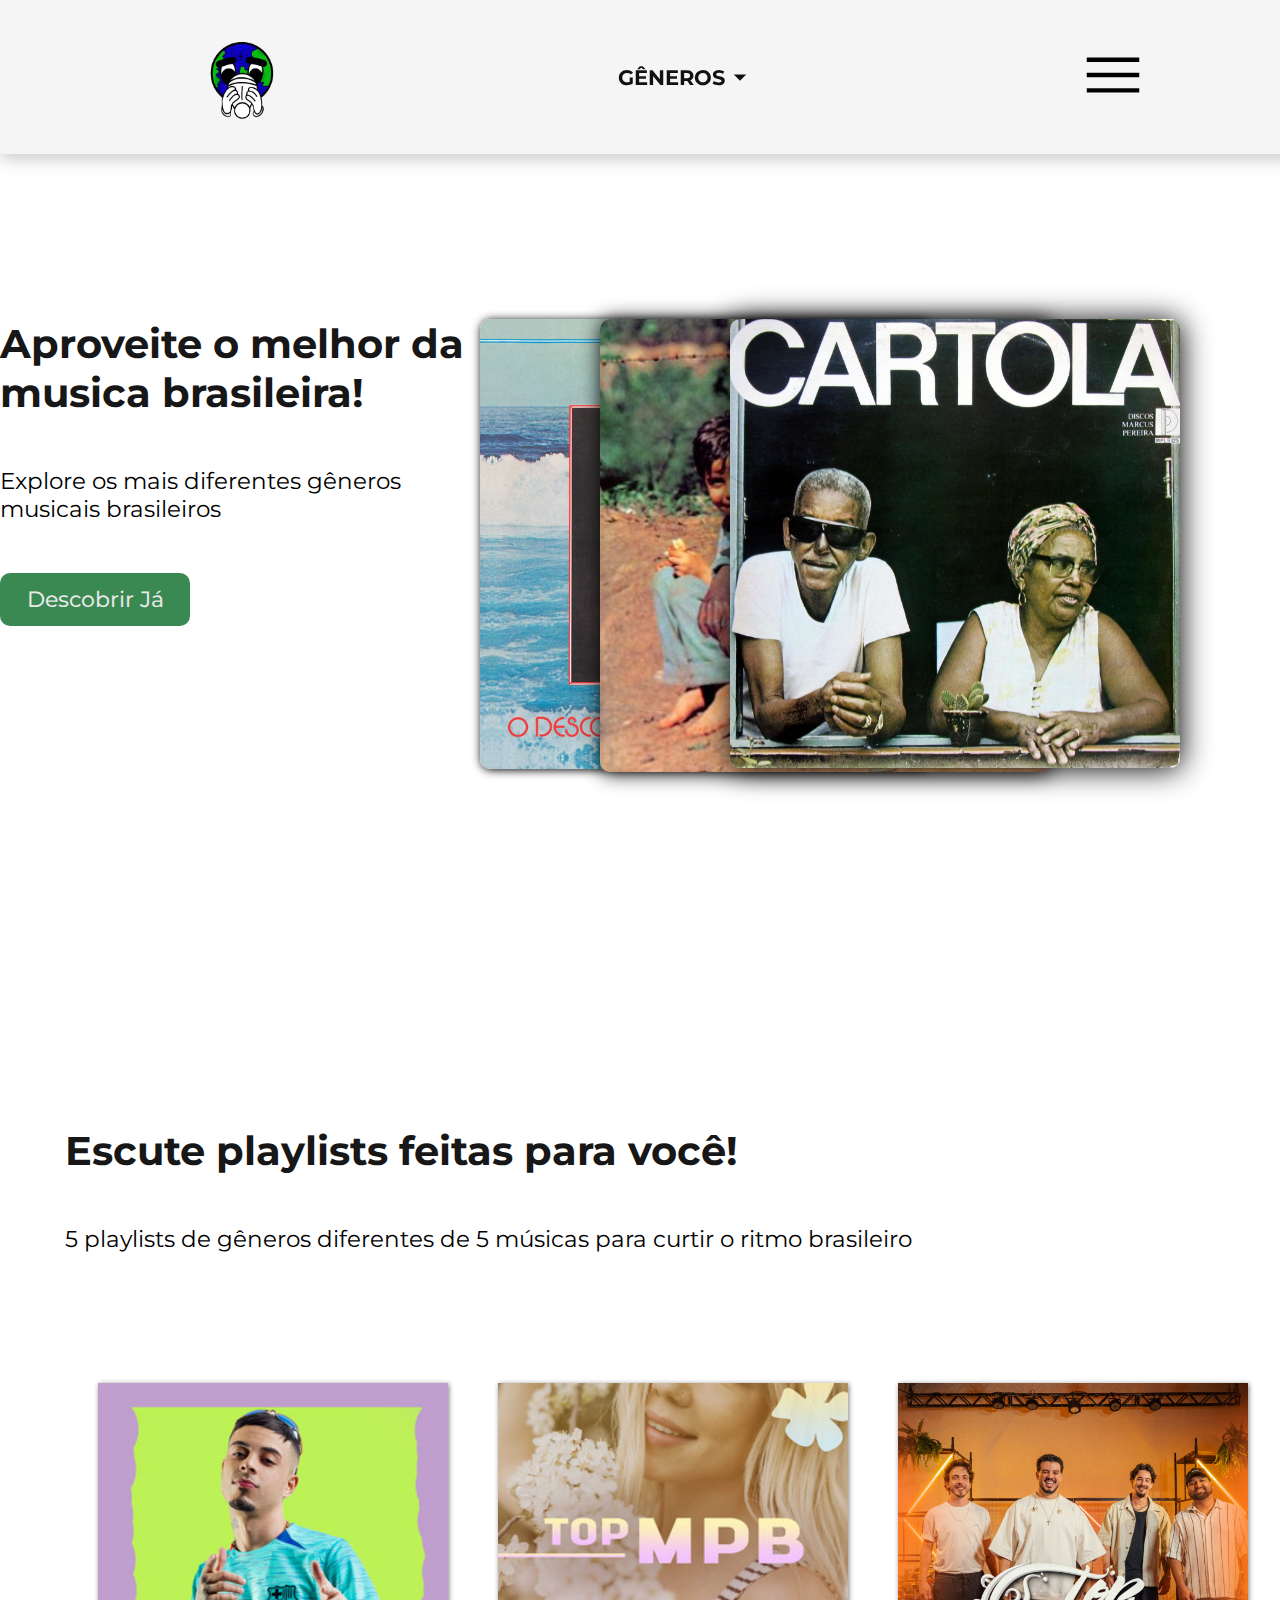
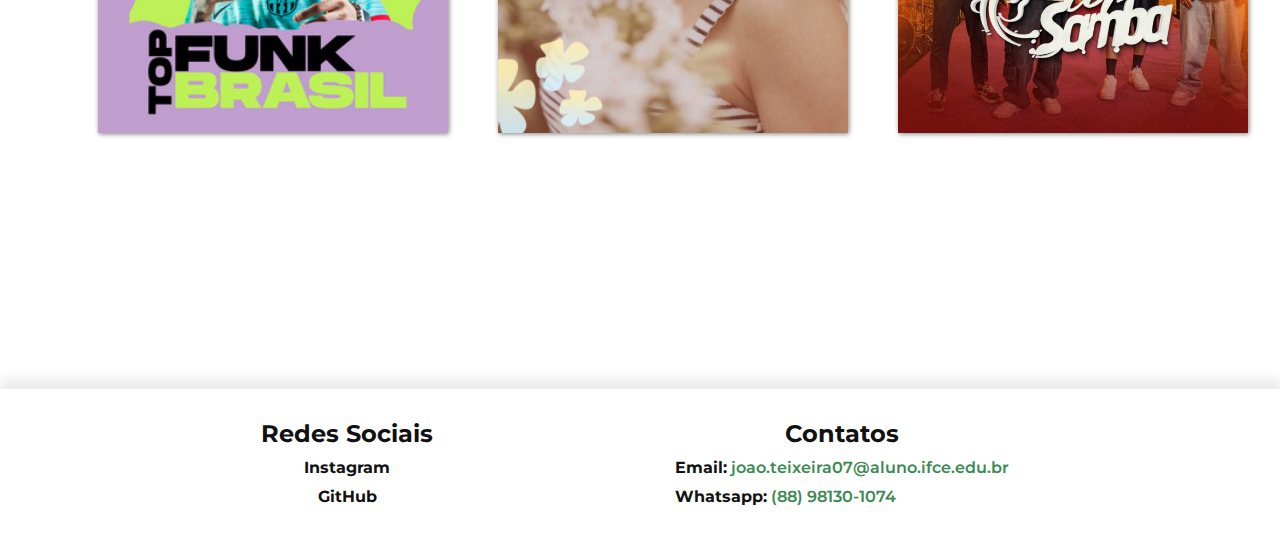
<file: index.html>
<!DOCTYPE html>
<html lang="pt-br">
<head>
    <meta charset="UTF-8">
    <meta name="viewport" content="width=device-width, initial-scale=1.0">
    <title>Trabalho jhonny</title>
    <link rel="icon" href="src/logo.planeta.png">
    <link rel="stylesheet" href="css/style.css">
    <link href="https://fonts.googleapis.com/css2?family=Material+Symbols+Outlined" rel="stylesheet" />
</head>
<body>
    <header class="header">
      <nav>


        <div class="LOGO">
            <img src="src/logo.planeta.png" alt="LOGO">
        </div>
        

          <li>

            <ul class="DROPDOWN">
              <a href="pag_sec/generos.html"><button id="GENEROS_BUTTON"><p> GÊNEROS </p><i class="material-symbols-outlined">arrow_drop_down</i> </button></a>
              <div class="DROPDOWN_MENU">
                <a href="pag_sec/bossa_nova.html">Bossa Nova</a>
                <a href="pag_sec/mpb.html">Música Popular Brasileira</a>
                <a href="pag_sec/forro.html">Forró</a>
                <a href="pag_sec/funk.html">Funk</a>
                <a href="pag_sec/samba.html">Samba</a>
              </div>
            </ul>
            
          </li>

          <div class="MENU">
            <button onclick="abrirMenu()"><span class="material-symbols-outlined">
              menu
            </span></button>
            <div id="open">
              <li>
                <ul><label>Tema Escuro</label> <input onclick="temaEscuro()" type="checkbox" ></ul>
              </li>
            </div>
          </div>
        </div>
      </nav>
    </header>
    <a id="LINK_TOPO" href="#">&#9650;</a>

    <main>
      <section class="CONVIDACAO">
        <div class="CONTAINER_CONVIDATIVA">
          <h1>Aproveite o melhor da musica brasileira!</h1>
          <p>Explore os mais diferentes gêneros musicais brasileiros</p>
          <button><a href="pag_sec/generos.html">Descobrir Já</a></button>
        </div>
        <div class="IMAGEM_CONV">
      <div id="SOBREPOR_DSM">
        <div id="DSM">
          <img src="src/o_descobridor_dos_sete_mares.jpg" alt="O o_descobridor_dos_sete_mares" title="o_descobridor_dos_sete_mares">
        </div>
        <div id="SOBREPOR_CTL">
        <div id="CDE">
          <img src="src/Milton_Nascimento__Clube_da_Esquina.jpg" alt="Clube_da_Esquina" title="Clube_da_Esquina">
      </div>
      
      <div id="CTL">
        <img src="src/cartola.jpg" alt="cartola" title="cartola">
      </div>
    </div>
    </div>
      </div>

      </section>

      <section class="CONTEUDO">
        <div class="CONTEUDO_TEXTO">
          <h1>Escute playlists feitas para você!</h1>
          <p>5 playlists de gêneros diferentes de 5 músicas para curtir o ritmo brasileiro</p>
        </div>
        <div class="PLAYLISTS">
          <li id="LISTA_A">
            <ul id="FUNK"><a href="pag_sec/playlists/funk_playlist.html"><img src="pag_sec/playlists/src_playlist/funk.jpg" alt="Funk Playlist"></a></ul>
            <ul id="MPB"><a href="pag_sec/playlists/mpb_playlist.html"><img src="pag_sec/playlists/src_playlist/MPB.jpg" alt="MPB Playlist"></a></ul>
            <ul id="SAMBA"><a href="pag_sec/playlists/samba_playlist.html"><img src="pag_sec/playlists/src_playlist/samba.jpg" alt="Samba Playlist"></a></ul>
          </li>
        </div>
      </section>
      <section class="CONTEUDO_VERTICAL">
        <div class="PLAYLIST_VERTICAL">
          <li id="LISTA_A">
            <ul id="FUNK"><a href="pag_sec/funk.html"><img src="pag_sec/playlists/src_playlist/funk.jpg" alt="Funk"></a></ul>
            <ul id="MPB"><a href="pag_sec/mpb.html"><img src="pag_sec/playlists/src_playlist/MPB.jpg" alt=""></a></ul>
          </li>
          <li id="LISTA_B">
            <ul id="SAMBA"><a href="pag_sec/playlists/samba_playlist.html"><img src="pag_sec/playlists/src_playlist/samba.jpg" alt="Samba Playlist"></a></ul>
          </li>
        </div>
      </section>
  </main>
    <footer>
      <li id="REDES_SOCIAIS"><h1> Redes Sociais </h1>
        <ul><a href="https://www.instagram.com/jlucas.tl/" target="_blank"><span>Instagram</span></a></ul>
        <ul><a href="https://github.com/jlucastl" target="_blank"><span>GitHub</span></a></ul>
      </li>
      </li>
      <li id="CONTATOS"><h1> Contatos </h1>
        <ul><span>Email:</span> joao.teixeira07@aluno.ifce.edu.br</ul>
        <ul><span>Whatsapp:</span> (88) 98130-1074</ul>
      </li>
    </footer>

    <script src="js/index.js">
    </script>
</body>
</html>
</file>
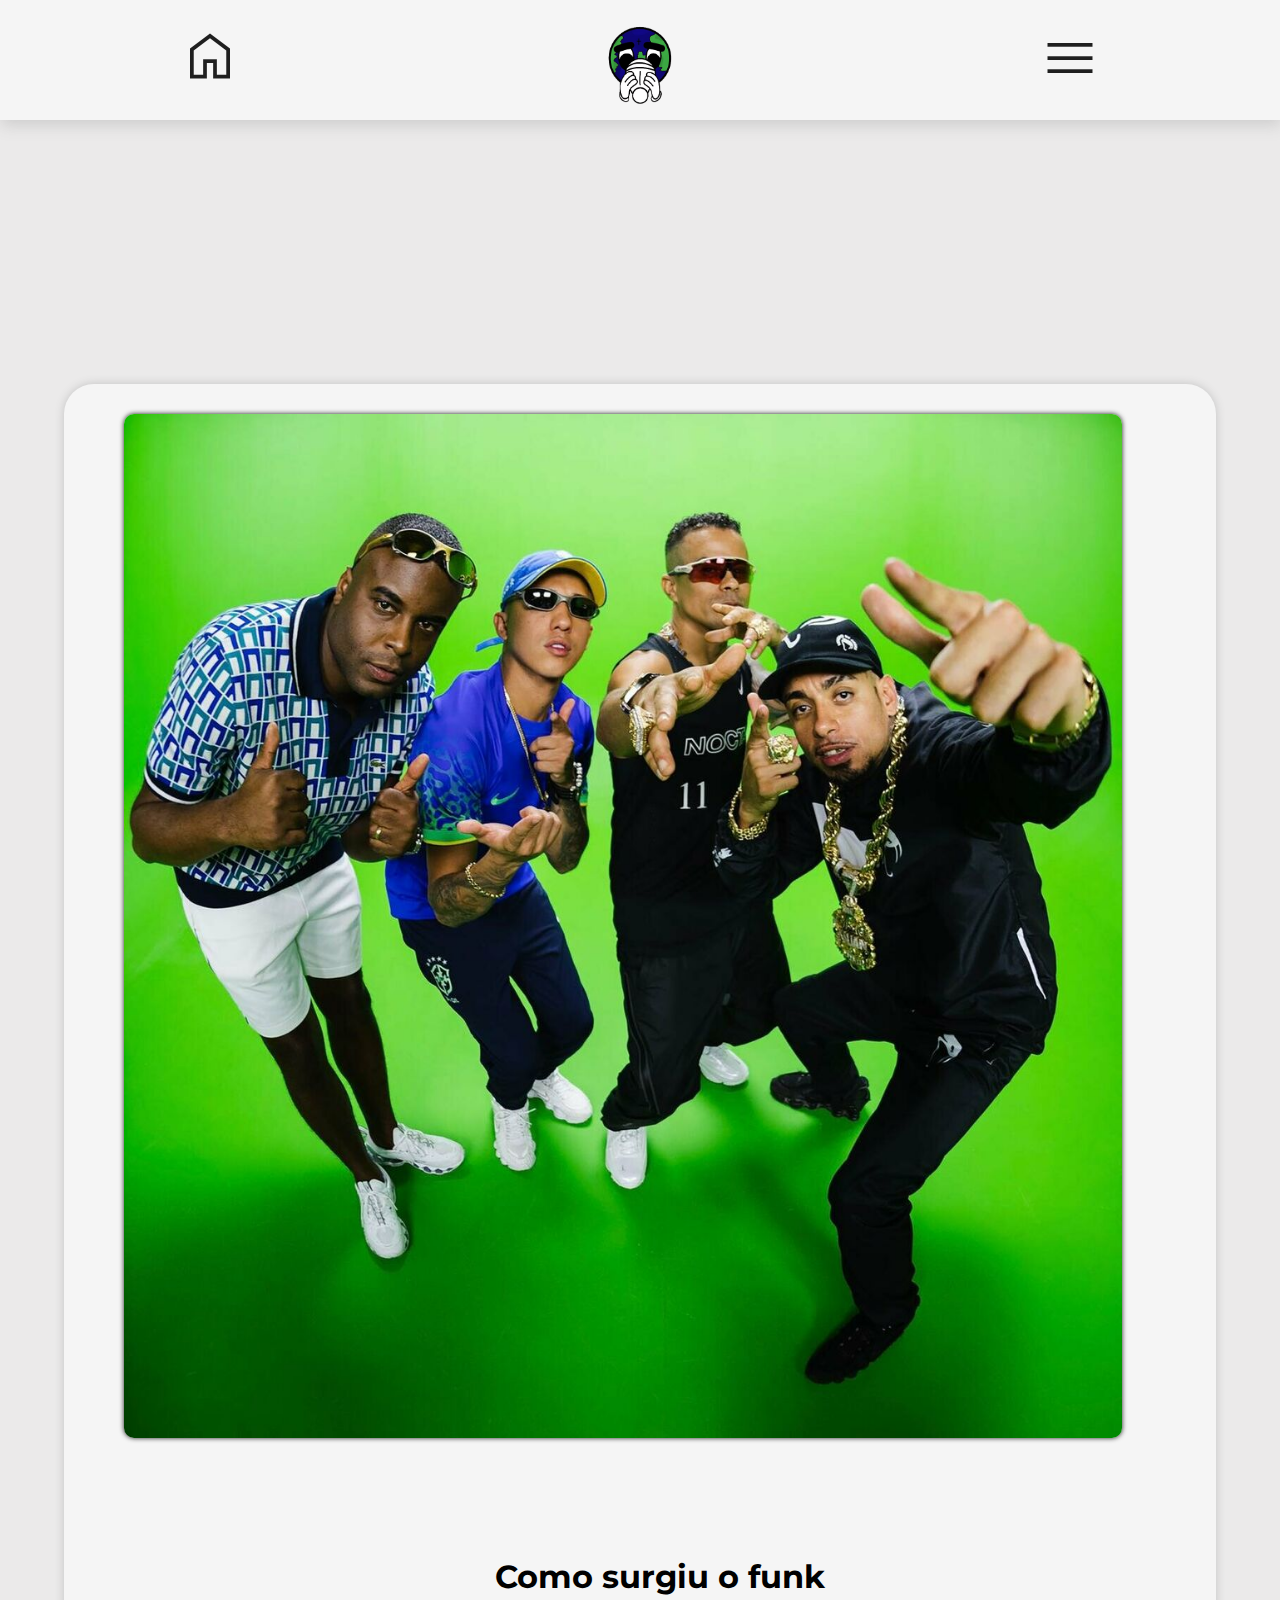
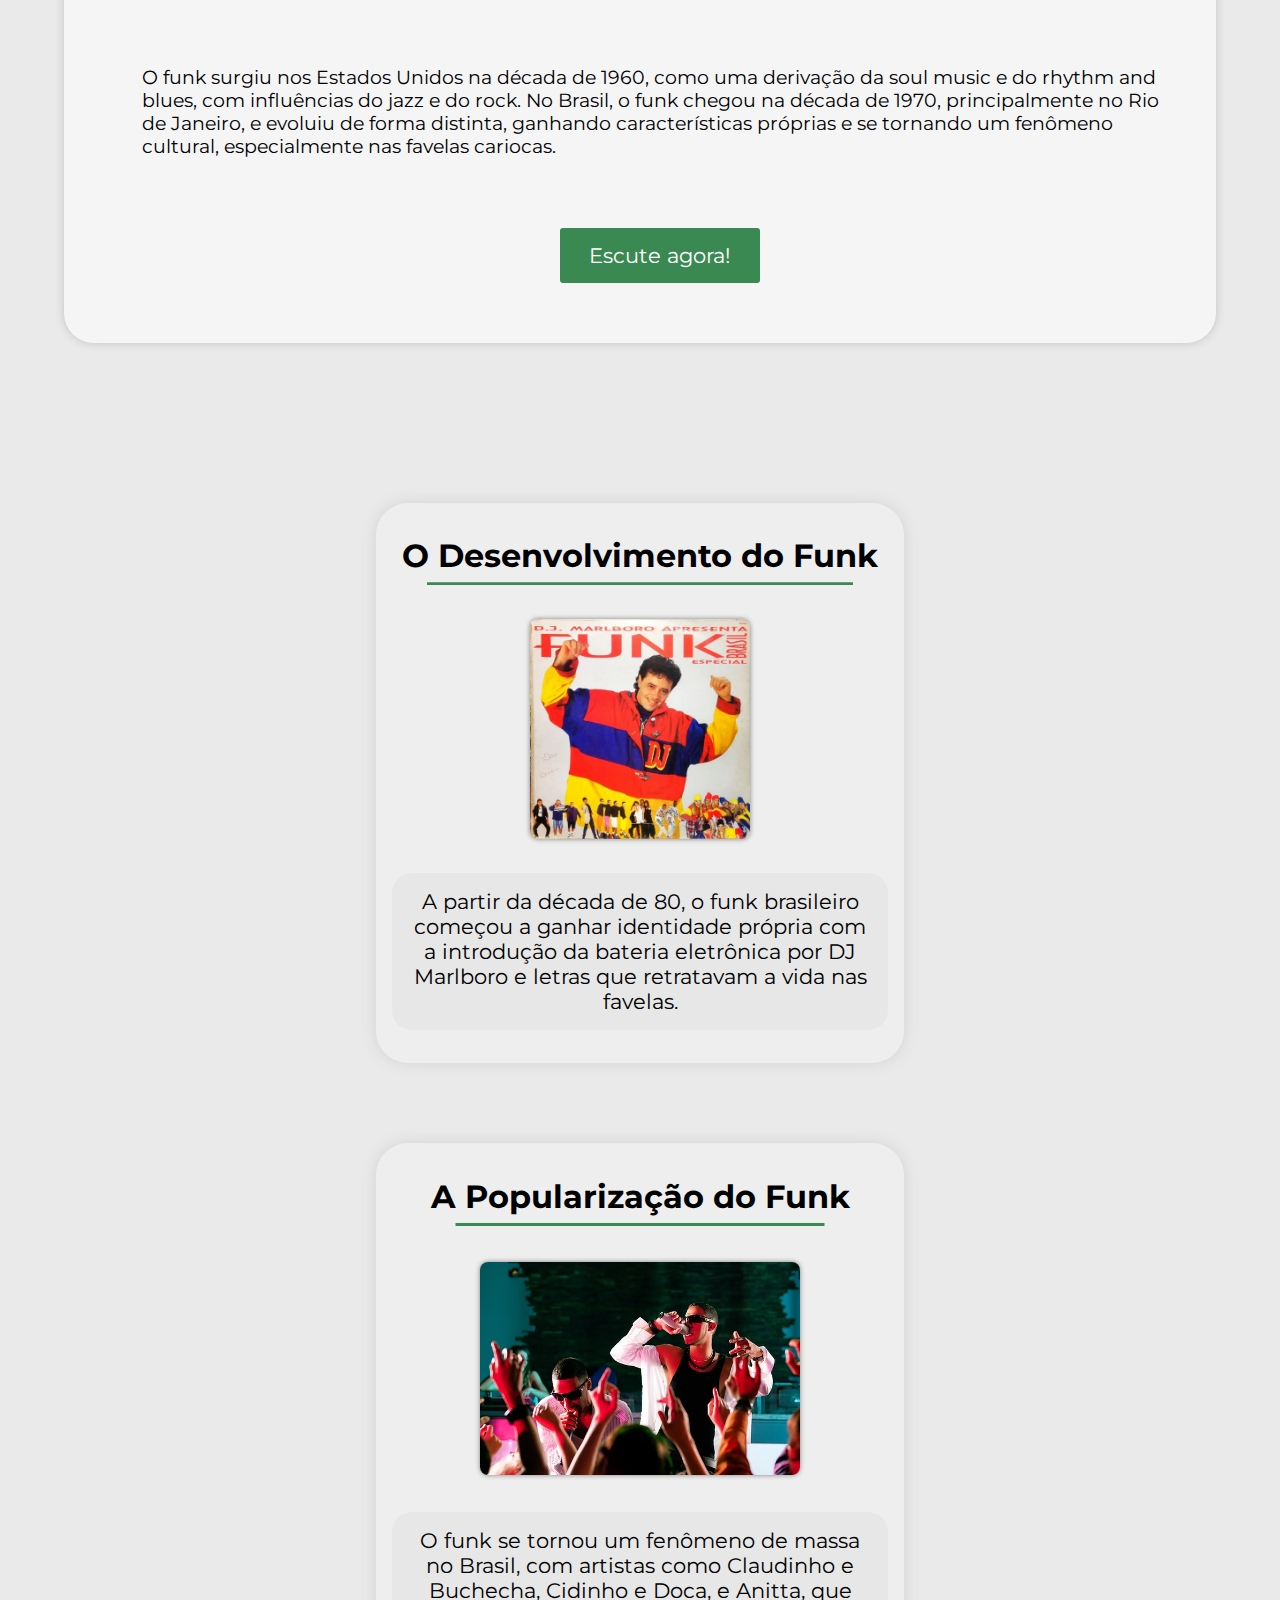
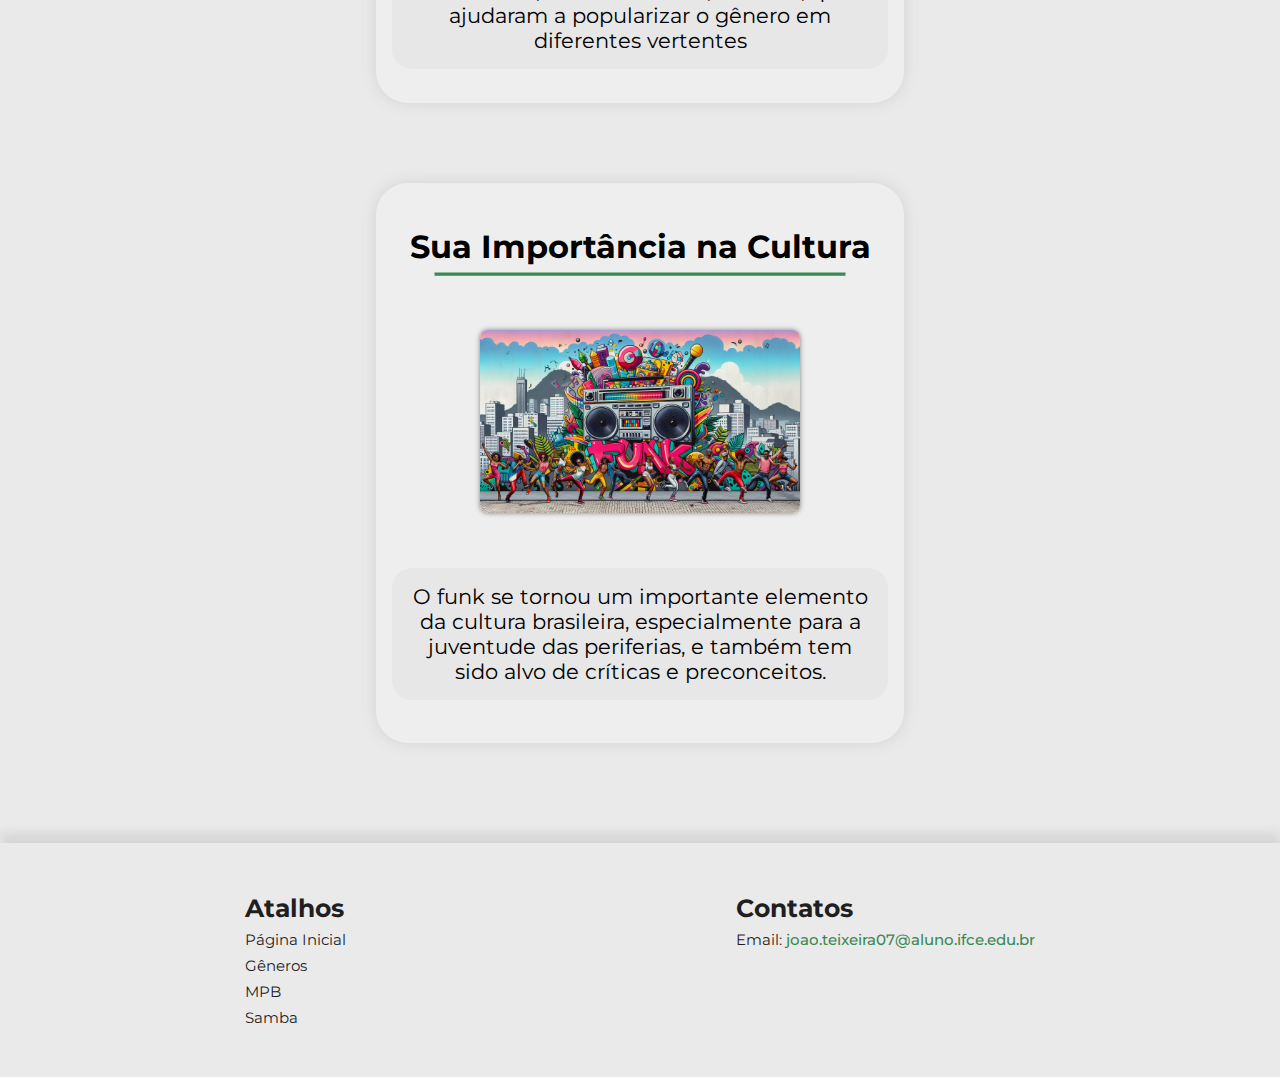
<file: pag_sec/funk.html>
<!DOCTYPE html>
<html lang="pt-br">
<head>
    <meta charset="UTF-8">
    <meta name="viewport" content="width=device-width, initial-scale=1.0">
    <title>Funk</title>
    <link rel="stylesheet" href="css_sec/funk.css">
    <link rel="icon" href="/src/logo.planeta.png">
    <link href="https://fonts.googleapis.com/css2?family=Material+Symbols+Outlined" rel="stylesheet" />
</head>
<body>
    <header class="header2">
        <nav>
            <div class="ICONE_VOLTAR">
                <a href="/index.html">
                <span class="material-symbols-outlined">home</span>
                </a>
            </div>
            <h1>Funk</h1>
            <div class="LOGO">
                <img src="/src/logo.planeta.png" alt="LOGO">
            </div>
            <div class="MENU">
                <button onclick="abrirMenu()"><span class="material-symbols-outlined">menu</span></button>
                <div id="open">
                    <li>
                        <ul><label>Tema Escuro </label><input onclick="temaEscuro()" type="checkbox"></ul>
                    </li>
                </div>
            </div>
        </nav>
    </header>
    <main>
    <section class="SECAO_1">
        <div class="TEXTO">
            <h1>Como surgiu o funk</h1>
            <h3>O funk surgiu nos Estados Unidos na década de 1960, como uma derivação da soul music e do rhythm and blues, com influências do jazz e do rock. No Brasil, o funk chegou na década de 1970, principalmente no Rio de Janeiro, e evoluiu de forma distinta, ganhando características próprias e se tornando um fenômeno cultural, especialmente nas favelas cariocas. </h3>
            <button><a href="playlists/funk_playlist.html">Escute agora!</a></button>
        </div>
        <div class="IMAGEM">
            <img src="src_sec/thebox_funk.jpg" alt="Cristo_redentor" title="Cristo Redentor - Rio de Janeiro">
        </div>
    </section>
    <section class="SOBRE_FUNK">
        <div class="DENSENVOLVIMENTO_FUNK">
            <h1>O Desenvolvimento do Funk</h1>
            <img src="src_sec/dj_marlboro.webp" alt="DENSENVOLVIMENTO_FUNK">
            <p>A partir da década de 80, o funk brasileiro começou a ganhar identidade própria com a introdução da bateria eletrônica por DJ Marlboro e letras que retratavam a vida nas favelas. </p>
        </div>
        <div class="POPULARIZACAO_FUNK">
            <h1>A Popularização do Funk</h1>
            <img src="src_sec/funk_popularidade.jpg" alt="POPULARIZACAO_FUNK">
            <p>O funk se tornou um fenômeno de massa no Brasil, com artistas como Claudinho e Buchecha, Cidinho e Doca, e Anitta, que ajudaram a popularizar o gênero em diferentes vertentes</p>
        </div>
        <div class="IMPORTANCIA_CULTURA">
            <h1>Sua Importância na Cultura</h1>
            <img src="src_sec/funk_cultura.webp" alt="funk_cultura">
            <p>O funk se tornou um importante elemento da cultura brasileira, especialmente para a juventude das periferias, e também tem sido alvo de críticas e preconceitos. </p>
        </div>
    </section>
    </main>
    <footer>
        <div class="ATALHOS">
            <h1>Atalhos</h1>
            <a href="/index.html"><p>Página Inicial</p></a>
            <a href="/pag_sec/generos.html"><p>Gêneros</p></a>
            <a href="/pag_sec/mpb.html"><p>MPB</p></a>
            <a href="/pag_sec/samba.html"><p>Samba</p></a>
        </div>
        <div class="CONTATOS">
            <h1>Contatos</h1>
            <p>Email: <span>joao.teixeira07@aluno.ifce.edu.br</span></p>
        </div>
    </footer>
    <script src="/js/index.js"></script>
</body>
</html>
</file>
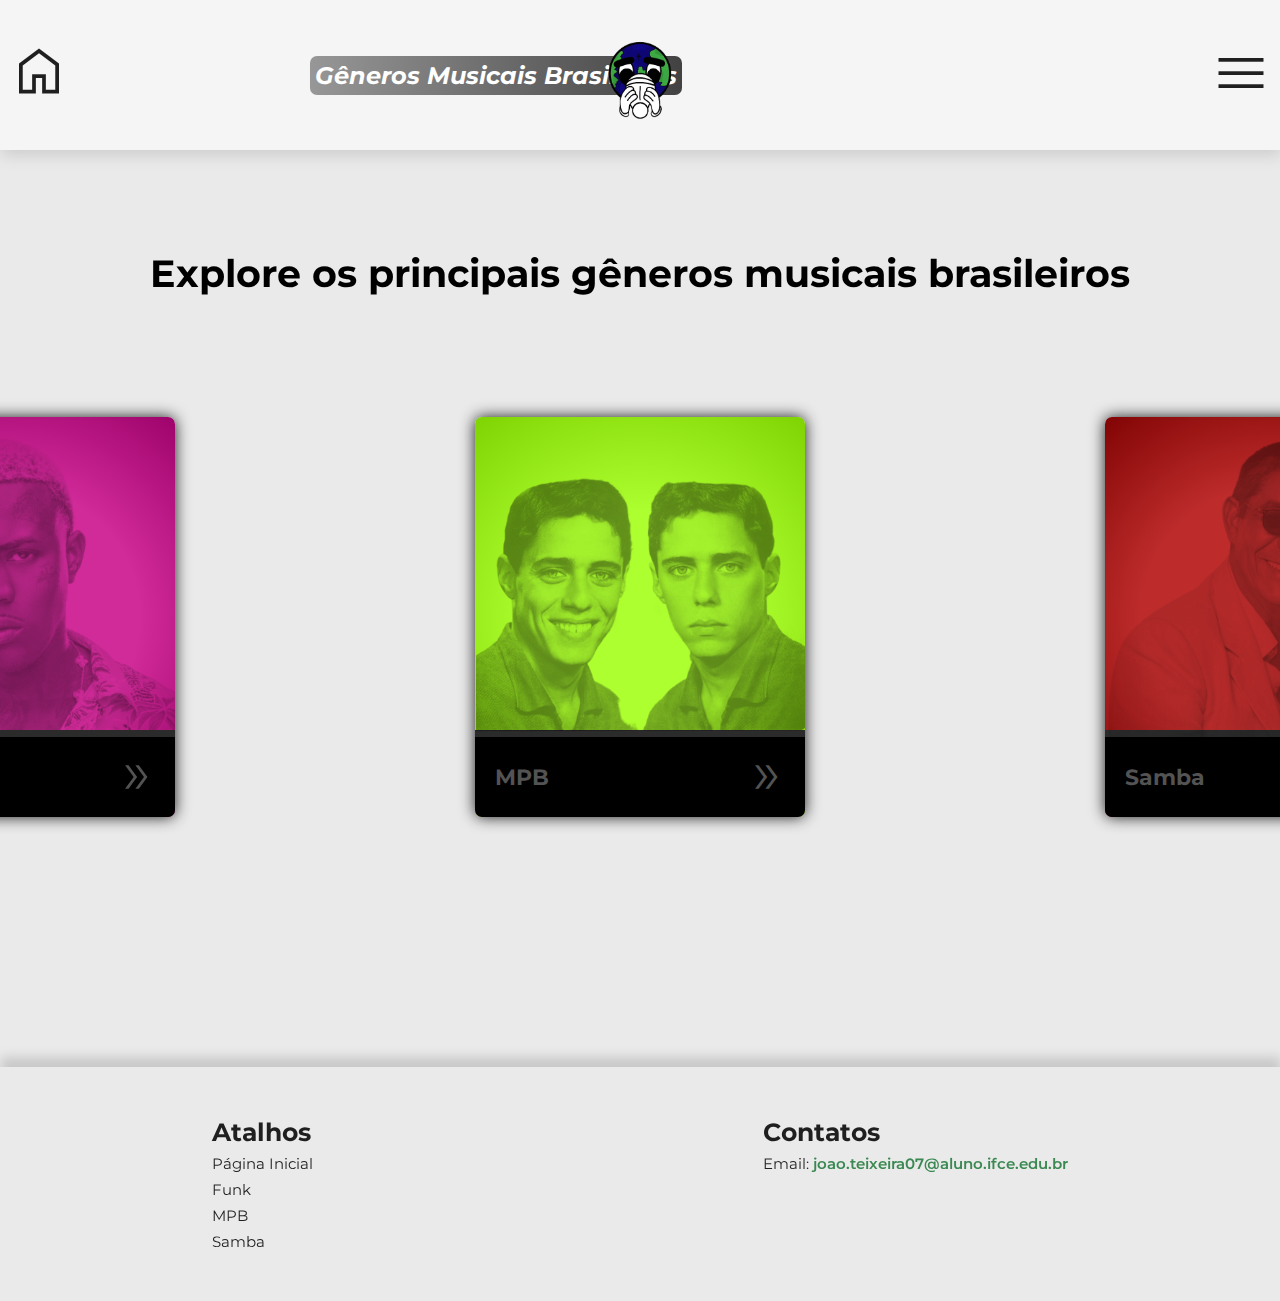
<file: pag_sec/generos.html>
<!DOCTYPE html>
<html lang="pt-br">
<head>
    <meta charset="UTF-8">
    <meta name="viewport" content="width=device-width, initial-scale=1.0">
    <title>Gêneros Músicais</title>
    <link rel="icon" href="/src/logo.planeta.png">
    <link rel="stylesheet" href="css_sec/generos.css">
    <link href="https://fonts.googleapis.com/css2?family=Material+Symbols+Outlined" rel="stylesheet" />
</head>
<body>
    <header class="header2">
        <nav>
            <div class="ICONE_VOLTAR">
                <a href="/index.html">
                <span class="material-symbols-outlined">home</span>
                </a>
            </div>
            <h1>Gêneros Musicais Brasileiros</h1>
            <div class="LOGO">
                <img src="/src/logo.planeta.png" alt="LOGO">
            </div>
            <div class="MENU">
                <button onclick="abrirMenu()"><span class="material-symbols-outlined">menu</span></button>
                <div id="open">
                    <li>
                        <ul><label>Tema Escuro </label><input onclick="temaEscuro()" type="checkbox"></ul>
                    </li>
                </div>
            </div>
        </nav>
    </header>

    <main>
        <h1>Explore os principais gêneros musicais brasileiros</h1>
<div class="TODAS_LISTAS">
    <div class="LISTA">
        <li>
            <a href="funk.html"><ul id="BLOCO_1"><div id="IR_FUNK"><span>Funk</span><i class="material-symbols-outlined">double_arrow</i></div>
                <img src="src_sec/MC_IG.png" alt="MC_IG"></ul></a>

            <a href="mpb.html"><ul id="BLOCO_2"><div id="IR_MPB"><span>MPB</span><i class="material-symbols-outlined">double_arrow</i></div>
                <img src="src_sec/Chico_buarque.png" alt="Chico_Buarque"></ul></a>
            
            <a href="samba.html"><ul id="BLOCO_3"><div id="IR_SAMBA"><span>Samba</span><i class="material-symbols-outlined">double_arrow</i></div>
                <img src="src_sec/Zeca_pagodinho.png" alt="Zeca_pagodinho"></ul></a>
        </li>
    </div>

</div>
    <div class="LISTAS_VERTICAL">
        <li>
            <a href="funk.html" id="BLOCO_1">Funk<ul></ul></a>
            <a href="mpb.html" id="BLOCO_2">MPB<ul></ul></a>
            <a href="samba.html" id="BLOCO_3">Samba<ul></ul></a>
        </li>
    </div>

    </main>

    <footer>
        <div class="ATALHOS">
            <h1>Atalhos</h1>
            <a href="/index.html"><p>Página Inicial</p></a>
            <a href="/pag_sec/funk.html"><p>Funk</p></a>
            <a href="/pag_sec/mpb.html"><p>MPB</p></a>
            <a href="/pag_sec/samba.html"><p>Samba</p></a>
        </div>
        <div class="CONTATOS">
            <h1>Contatos</h1>
            <p>Email: <span>joao.teixeira07@aluno.ifce.edu.br</span></p>
        </div>
    </footer>
    <script src="/js/index.js"></script>
</body>
</html>
</file>
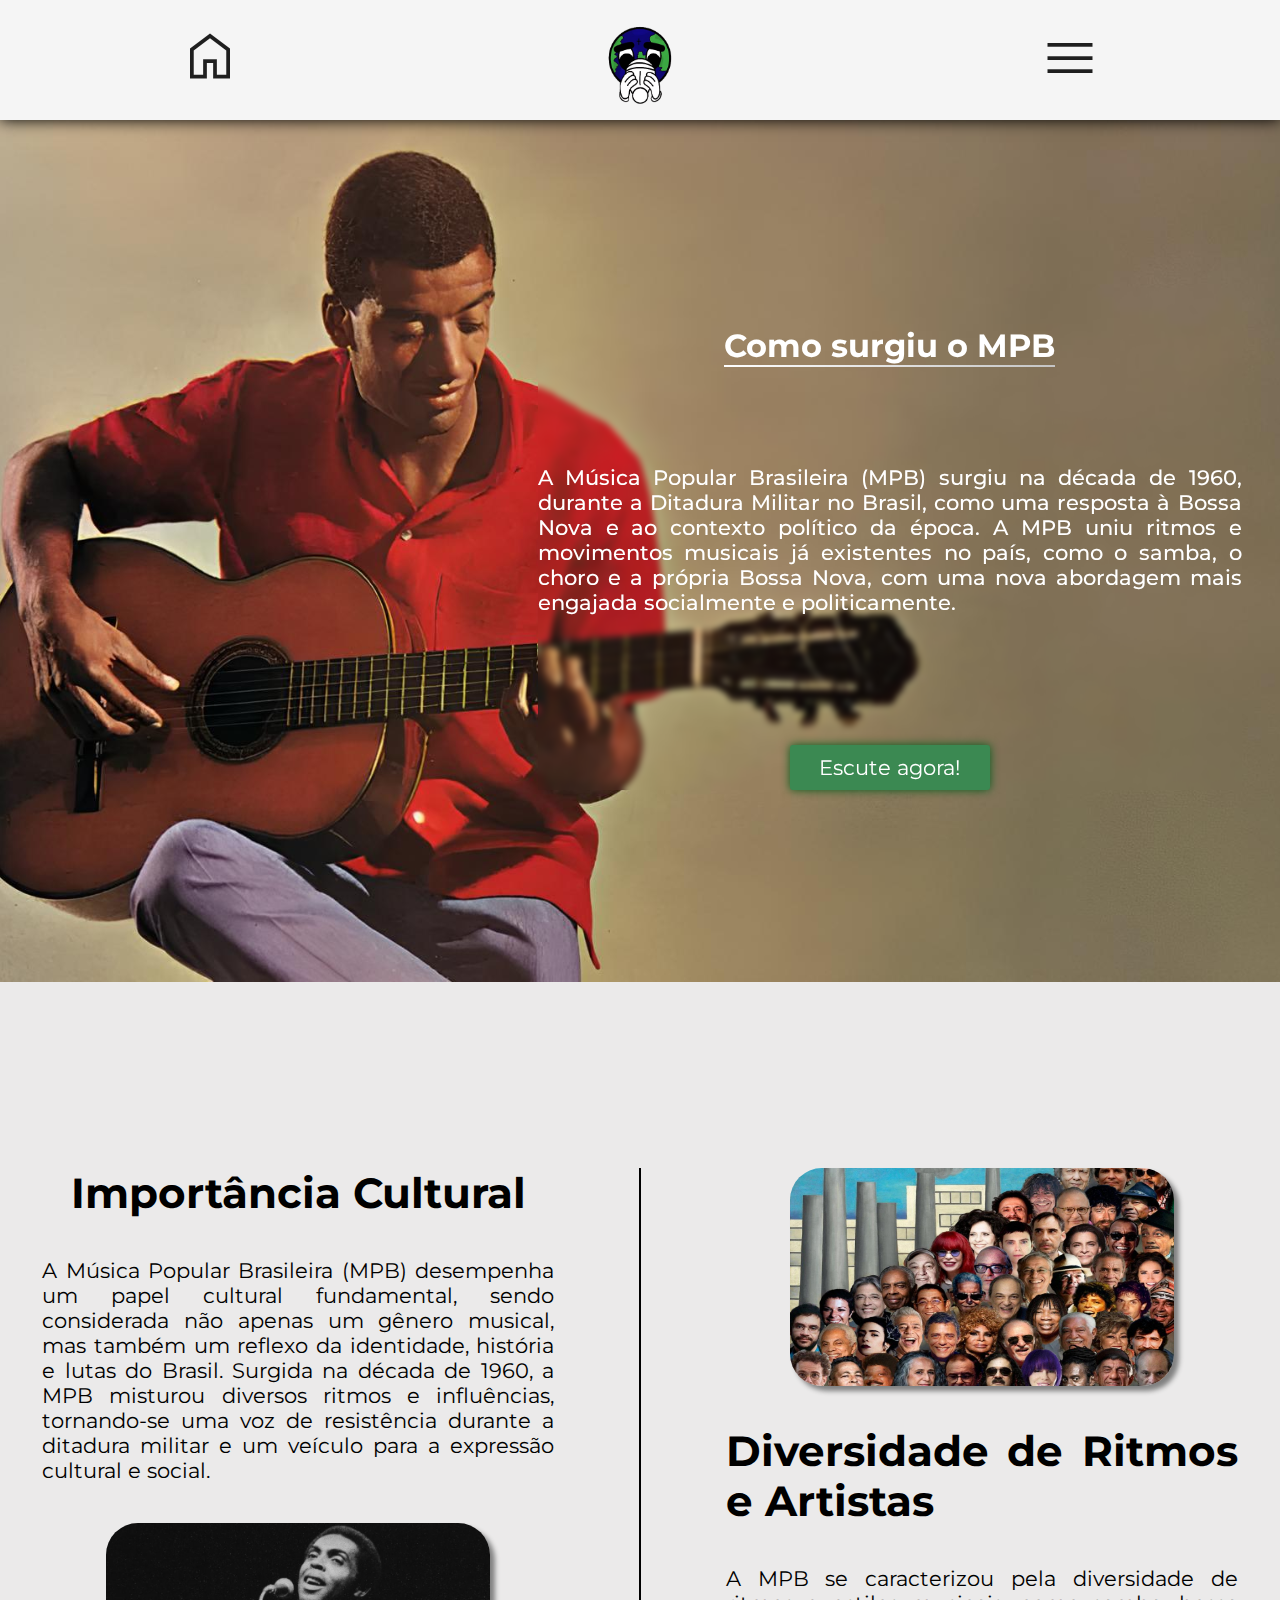
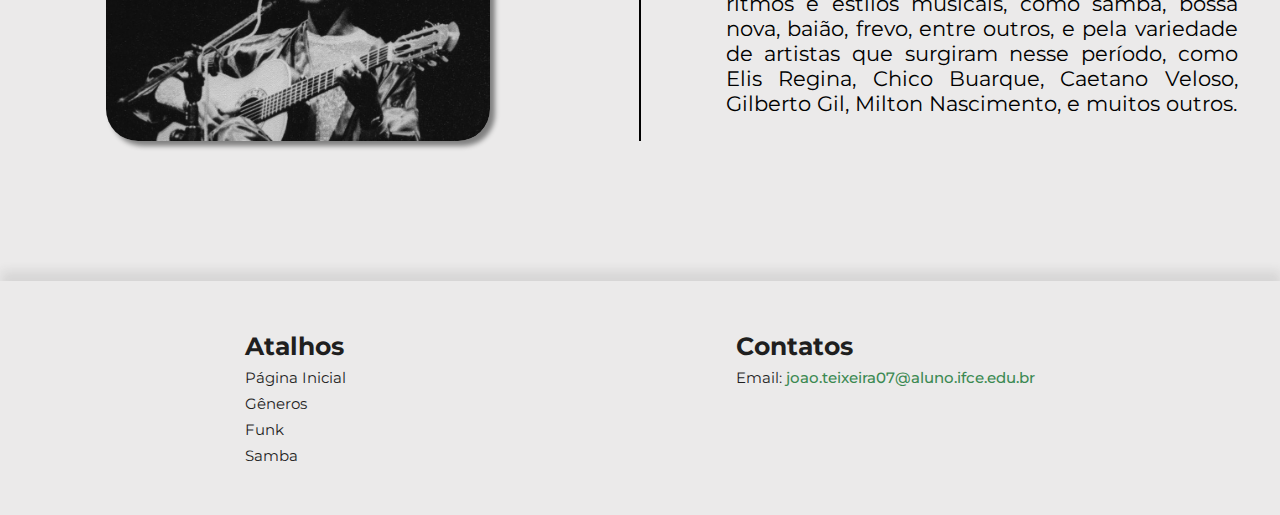
<file: pag_sec/mpb.html>
<!DOCTYPE html>
<html lang="en">
<head>
    <meta charset="UTF-8">
    <meta name="viewport" content="width=device-width, initial-scale=1.0">
    <title>Música Popular Brasileira</title>
    <link rel="stylesheet" href="css_sec/mpb.css">
    <link rel="icon" href="/src/logo.planeta.png">
    <link href="https://fonts.googleapis.com/css2?family=Material+Symbols+Outlined" rel="stylesheet" />
</head>
<body>
    <header class="header2">
        <nav>
            <div class="ICONE_VOLTAR">
                <a href="/index.html">
                <span class="material-symbols-outlined">home</span>
                </a>
            </div>
            <h1>MPB</h1>
            <div class="LOGO">
                <img src="/src/logo.planeta.png" alt="LOGO">
            </div>
            <div class="MENU">
                <button onclick="abrirMenu()"><span class="material-symbols-outlined">menu</span></button>
                <div id="open">
                    <li>
                        <ul><label>Tema Escuro </label><input onclick="temaEscuro()" type="checkbox"></ul>
                    </li>
                </div>
            </div>
        </nav>
    </header>
    <main>  

    <div class="BACKGROUND">
        <div class="TEXTO">
            <h1>Como surgiu o MPB</h1>
            <h3 id=>A Música Popular Brasileira (MPB) surgiu na década de 1960, durante a Ditadura Militar no Brasil, como uma resposta à Bossa Nova e ao contexto político da época. A MPB uniu ritmos e movimentos musicais já existentes no país, como o samba, o choro e a própria Bossa Nova, com uma nova abordagem mais engajada socialmente e politicamente.</h3>
            <button><a href="playlists/mpb_playlist.html">Escute agora!</a></button>
        </div>
    </div>
    <section class="SOBRE">
        <div class="IMPORTANCIA_CULTURAL">
            <img src="src_sec/MPB_SOBRE.jpg" alt="Importância Cultural imagem">
            <p>A Música Popular Brasileira (MPB) desempenha um papel cultural fundamental, sendo considerada não apenas um gênero musical, mas também um reflexo da identidade, história e lutas do Brasil. Surgida na década de 1960, a MPB misturou diversos ritmos e influências, tornando-se uma voz de resistência durante a ditadura militar e um veículo para a expressão cultural e social. </p>
            <h1>Importância Cultural</h1>
        </div>
        <div class="DIVISAO"></div>
        <div class="DIVERSIDADE">
            <img src="src_sec/MPB_DIVERSIDADE.jpg" alt="Diversidade imagem">
            <h1>Diversidade de Ritmos e Artistas</h1>
            <p>A MPB se caracterizou pela diversidade de ritmos e estilos musicais, como samba, bossa nova, baião, frevo, entre outros, e pela variedade de artistas que surgiram nesse período, como Elis Regina, Chico Buarque, Caetano Veloso, Gilberto Gil, Milton Nascimento, e muitos outros. </p>
        </div>
    </section>
    </main>
    <footer>
        <div class="ATALHOS">
            <h1>Atalhos</h1>
            <a href="/index.html"><p>Página Inicial</p></a>
            <a href="/pag_sec/generos.html"><p>Gêneros</p></a>
            <a href="/pag_sec/funk.html"><p>Funk</p></a>
            <a href="/pag_sec/samba.html"><p>Samba</p></a>
        </div>
        <div class="CONTATOS">
            <h1>Contatos</h1>
            <p>Email: <span>joao.teixeira07@aluno.ifce.edu.br</span></p>
        </div>
    </footer>
    <script src="/js/index.js"></script>
</body>
</html>
</file>
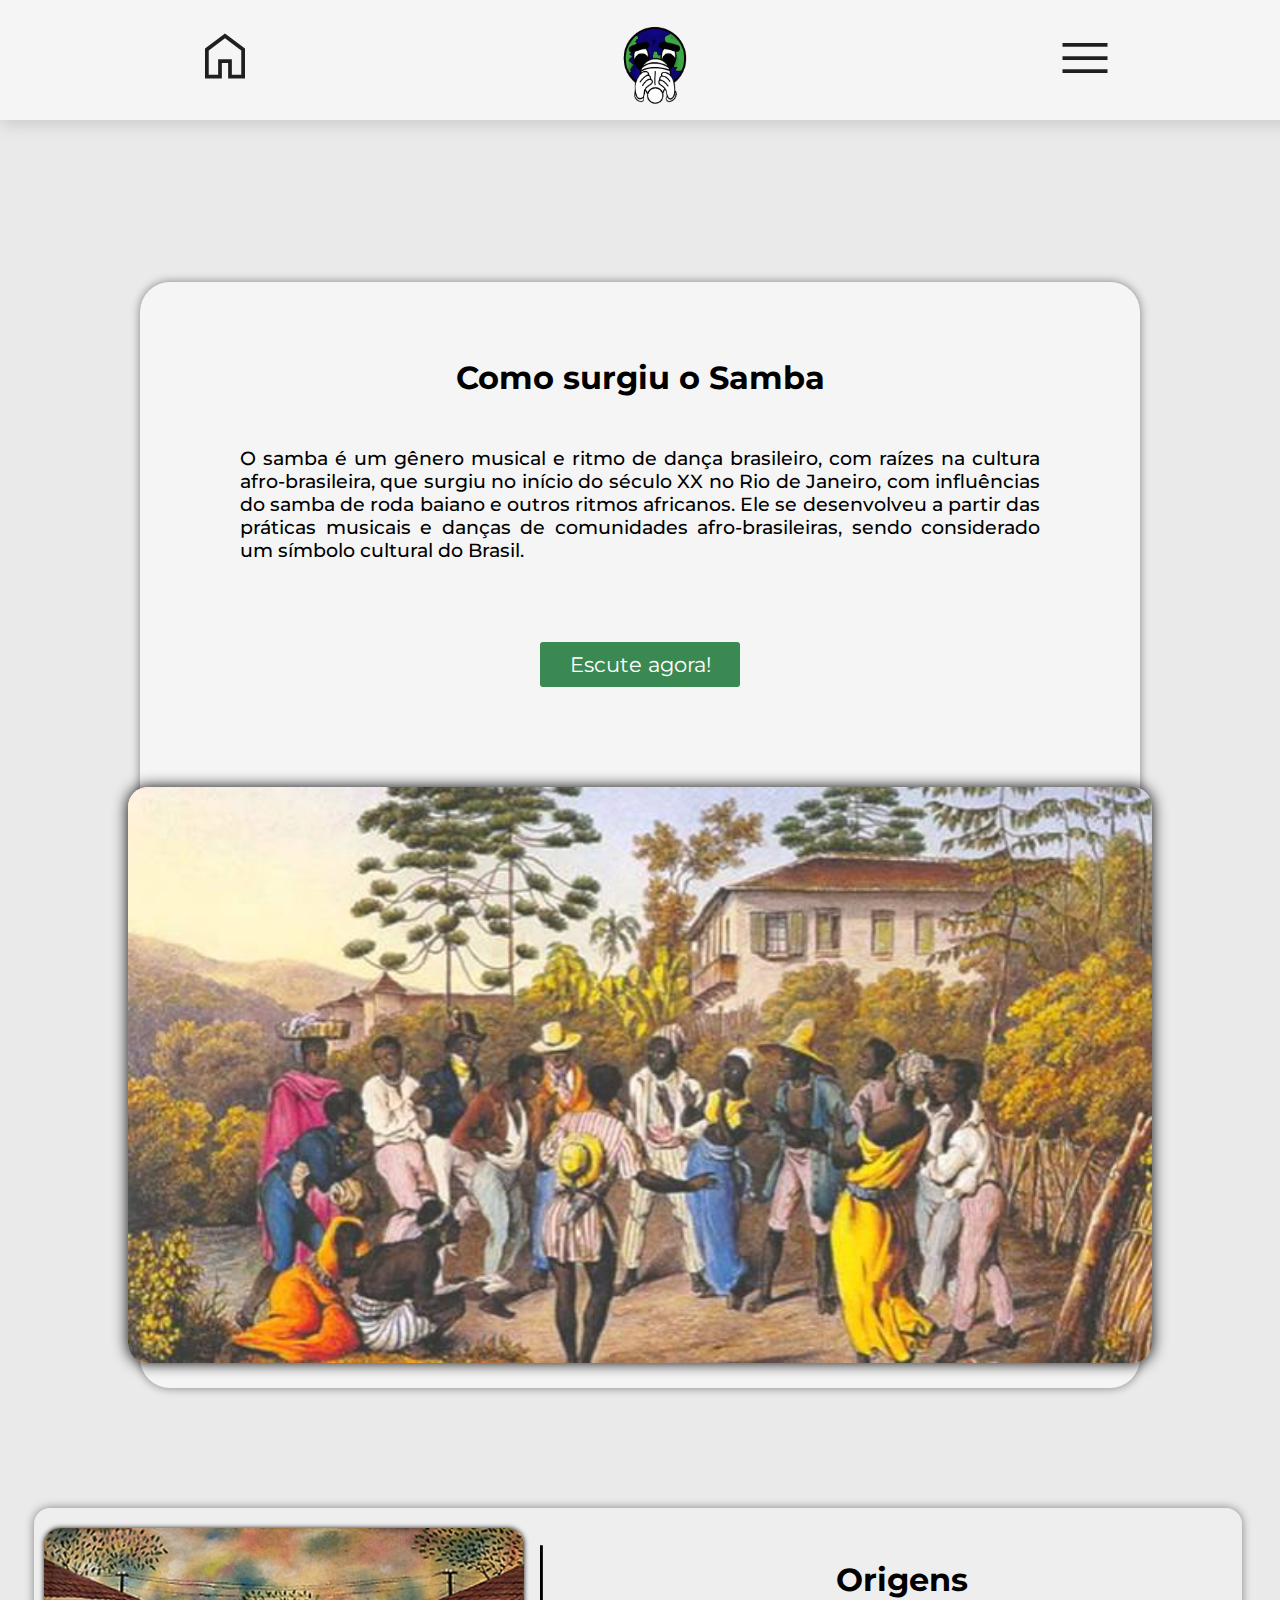
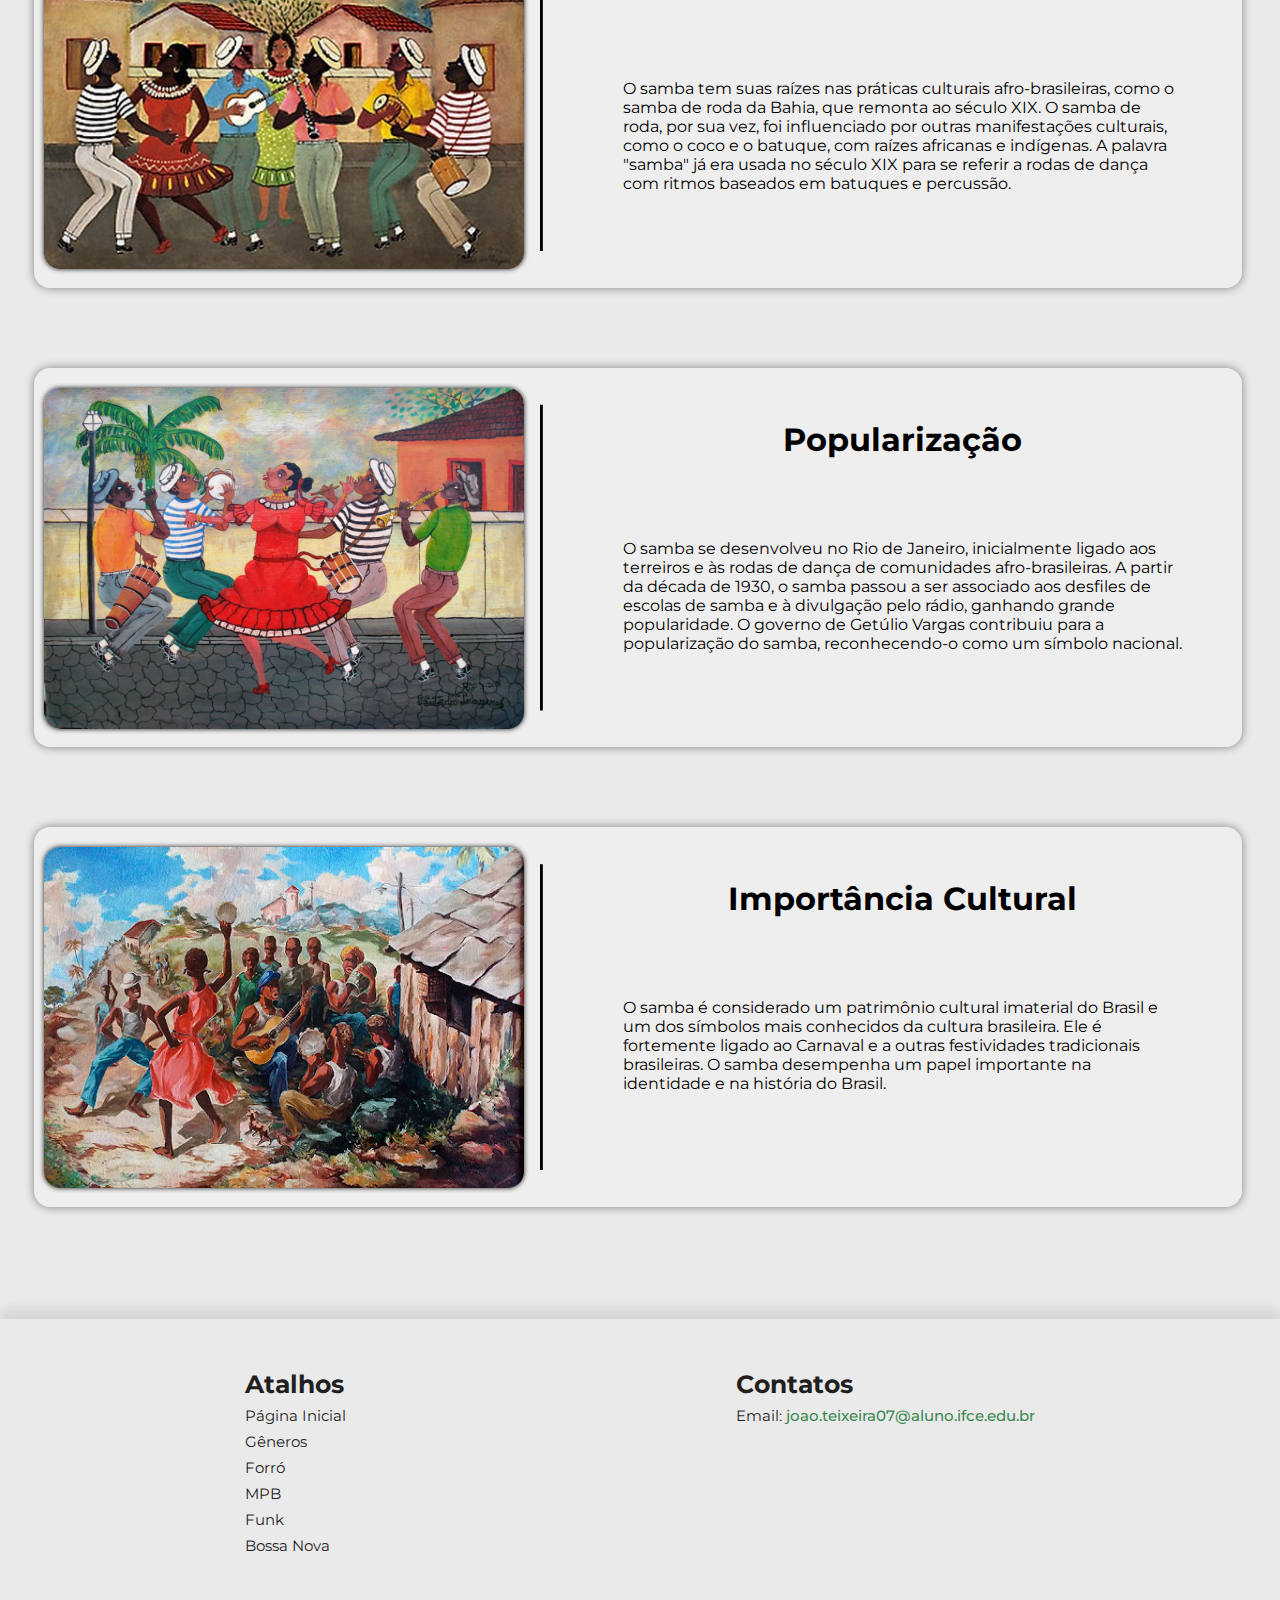
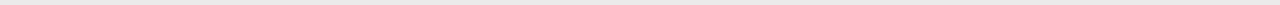
<file: pag_sec/samba.html>
<!DOCTYPE html>
<html lang="en">
<head>
    <meta charset="UTF-8">
    <meta name="viewport" content="width=device-width, initial-scale=1.0">
    <title>Samba</title>
    <link rel="stylesheet" href="css_sec/samba.css">
    <link rel="icon" href="/src/logo.planeta.png">
    <link href="https://fonts.googleapis.com/css2?family=Material+Symbols+Outlined" rel="stylesheet" />
</head>
<body>
    <header class="header2">
        <nav>
            <div class="ICONE_VOLTAR">
                <a href="/index.html">
                <span class="material-symbols-outlined">home</span>
                </a>
            </div>
            <h1>Samba</h1>
            <div class="LOGO">
                <img src="/src/logo.planeta.png" alt="LOGO">
            </div>
            <div class="MENU">
                <button onclick="abrirMenu()"><span class="material-symbols-outlined">menu</span></button>
                <div id="open">
                    <li>
                        <ul><label>Tema Escuro </label><input onclick="temaEscuro()" type="checkbox"></ul>
                    </li>
                </div>
            </div>
        </nav>
    </header>
    <main>
    <section class="SECAO_1">
        <img src="src_sec/samba.webp" alt="Cristo_redentor" title="Cristo Redentor - Rio de Janeiro">
    </div>
        
        <div class="TEXTO">
            <h1>Como surgiu o Samba</h1>
            <h3>O samba é um gênero musical e ritmo de dança brasileiro, com raízes na cultura afro-brasileira, que surgiu no início do século XX no Rio de Janeiro, com influências do samba de roda baiano e outros ritmos africanos. Ele se desenvolveu a partir das práticas musicais e danças de comunidades afro-brasileiras, sendo considerado um símbolo cultural do Brasil.</h3>
            <button><a href="playlists/samba_playlist.html">Escute agora!</a></button>
    </section>
    <section class="SECAO_2">
        <div class="ORIGENS">
        <div class="ORIGENS_IMG">
            <img src="src_sec/samba.jpg" alt="ORIGEM DO SAMBA">
        </div>
        <div class="ORIGENS_TEXTO">
            <h1>Origens</h1>
            <p>O samba tem suas raízes nas práticas culturais afro-brasileiras, como o samba de roda da Bahia, que remonta ao século XIX. 
                O samba de roda, por sua vez, foi influenciado por outras manifestações culturais, como o coco e o batuque, com raízes africanas e indígenas. 
                A palavra "samba" já era usada no século XIX para se referir a rodas de dança com ritmos baseados em batuques e percussão. </p>
        </div>
        </div>
        <div class="POPULARIZACAO">
        <div class="POPULARIZACAO_IMG">
            <img src="src_sec/samba_popularizacao.jpg" alt="Popularização do samba">
        </div>
            <div class="POPULARIZACAO_TEXTO">
            <h1>Popularização</h1>
            <p>O samba se desenvolveu no Rio de Janeiro, inicialmente ligado aos terreiros e às rodas de dança de comunidades afro-brasileiras. 
                A partir da década de 1930, o samba passou a ser associado aos desfiles de escolas de samba e à divulgação pelo rádio, ganhando grande popularidade. 
                O governo de Getúlio Vargas contribuiu para a popularização do samba, reconhecendo-o como um símbolo nacional. </p>
        </div>
        </div>
        <div class="IMPORTANCIA_CULTURAL">
        <div class="IMPORTANCIA_CULTURAL_IMG">
            <img src="src_sec/importancia_cultural.webp" alt="Importância cultural do samba">
        </div>
        <div class="IMPORTANCIA_CULTURAL_TEXTO">
            <h1>Importância Cultural</h1>
            <p>O samba é considerado um patrimônio cultural imaterial do Brasil e um dos símbolos mais conhecidos da cultura brasileira. 
                Ele é fortemente ligado ao Carnaval e a outras festividades tradicionais brasileiras. 
                O samba desempenha um papel importante na identidade e na história do Brasil. </p>
        </div>
        </div>
    </section>
    </main>
    <footer>
        <div class="ATALHOS">
            <h1>Atalhos</h1>
            <a href="/index.html"><p>Página Inicial</p></a>
            <a href="/pag_sec/generos.html"><p>Gêneros</p></a>
            <a href="/pag_sec/forro.html"><p>Forró</p></a>
            <a href="/pag_sec/mpb.html"><p>MPB</p></a>
            <a href="/pag_sec/fun.html"><p>Funk</p></a>
            <a href="/pag_sec/bossa_nova.html"><p>Bossa Nova</p></a>
        </div>
        <div class="CONTATOS">
            <h1>Contatos</h1>
            <p>Email: <span>joao.teixeira07@aluno.ifce.edu.br</span></p>
        </div>
    </footer>
    <script src="/js/index.js"></script>
</body>
</html>
</file>
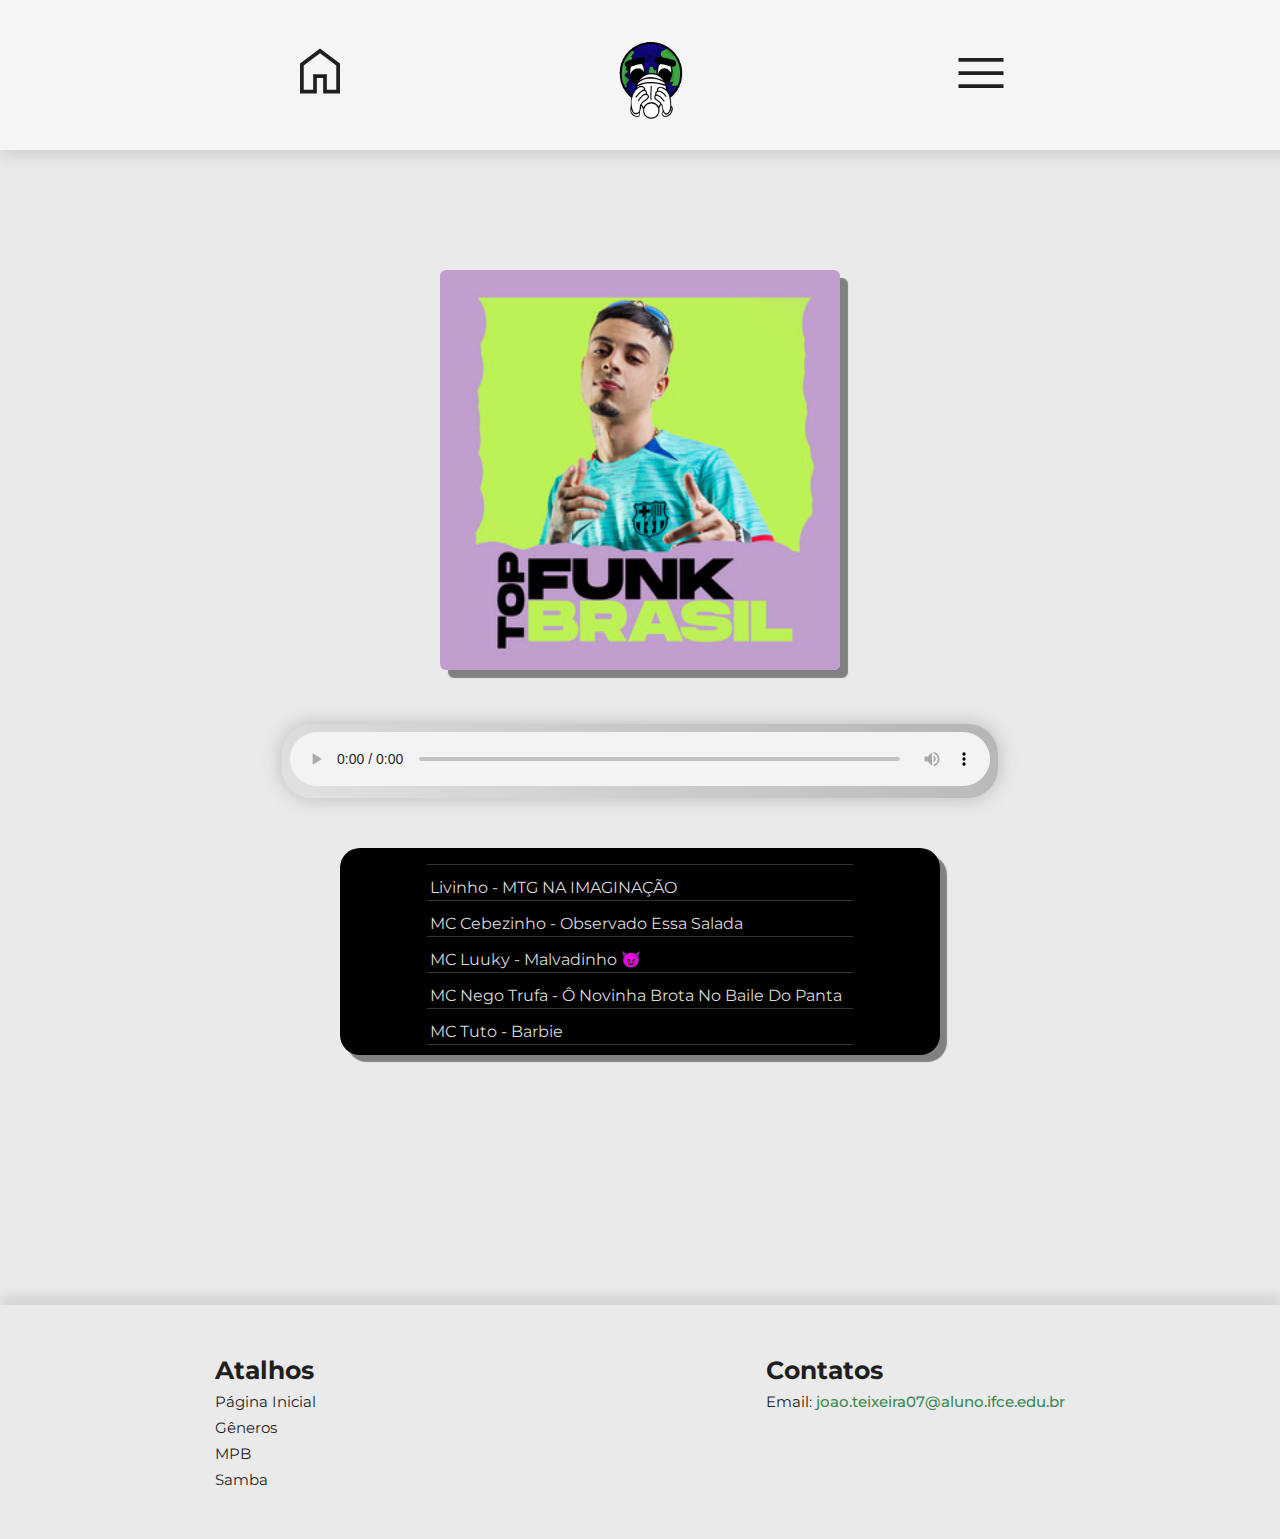
<file: pag_sec/playlists/funk_playlist.html>
<!DOCTYPE html>
<html lang="en">
<head>
    <meta charset="UTF-8">
    <meta name="viewport" content="width=device-width, initial-scale=1.0">
    <title>Playlist - Funk</title>
    <link rel="stylesheet" href="css_playlist/funk_playlist.css">
    <link rel="icon" href="/src/logo.planeta.png">
    <link href="https://fonts.googleapis.com/css2?family=Material+Symbols+Outlined" rel="stylesheet" />
    <script src="https://ajax.googleapis.com/ajax/libs/jquery/3.1.0/jquery.min.js"></script>
</head>
<body>
    <header class="header2">
        <nav>
            <div class="ICONE_VOLTAR">
                <a href="/index.html">
                <span class="material-symbols-outlined">home</span>
                </a>
            </div>
            <h1>Funk</h1>
            <div class="LOGO">
                <img src="/src/logo.planeta.png" alt="LOGO">
            </div>
            <div class="MENU">
                <button onclick="abrirMenu()"><span class="material-symbols-outlined">menu</span></button>
                <div id="open">
                    <li>
                        <ul><label>Tema Escuro </label><input onclick="temaEscuro()" type="checkbox"></ul>
                    </li>
                </div>
            </div>
        </nav>
    </header>
<main>
    <div class="main1">
        <div class="img_funk">
            <img src="src_playlist/funk.jpg" alt="">
        </div>
<div class="AUDIO_PLAYER">
    <audio id="audio" preload="auto" tabindex="0" controls="">
        <source url="https://www.youtube.com/watch?v=W4I3wm7vMTo&list=PLcbqoj6PmK64QJxqeNpO4CVN5ROB-5Jvb">
    </audio>
</div>
    <ul id="playlist">
        <li class="active"></li>
        <li><a href="musicas_funk/MTG_NA_IMAGINAÇÃO.mp3">Livinho - MTG NA IMAGINAÇÃO</a></li>
        <li><a href="musicas_funk/Observando_Essa_Salada.mp3">MC Cebezinho - Observado Essa Salada</a></li>
        <li><a href="musicas_funk/Malvadinho.mp3">MC Luuky - Malvadinho 😈</a></li>
        <li><a href="musicas_funk/Ô NOVINHA_BROTA_NO_BAILE_DO_PANTA.mp3"> MC Nego Trufa - Ô Novinha Brota No Baile Do Panta</a></li>
        <li><a href="musicas_funk/Barbie.mp3">MC Tuto - Barbie</a></li>
    </ul>
</div>
</main>
<footer>
    <div class="ATALHOS">
        <h1>Atalhos</h1>
        <a href="/index.html"><p>Página Inicial</p></a>
        <a href="/pag_sec/generos.html"><p>Gêneros</p></a>
        <a href="/pag_sec/mpb.html"><p>MPB</p></a>
        <a href="/pag_sec/samba.html"><p>Samba</p></a>
    </div>
    <div class="CONTATOS">
        <h1>Contatos</h1>
        <p>Email: <span>joao.teixeira07@aluno.ifce.edu.br</span></p>
    </div>
</footer>
    <script src="js_playlist/js_playlist.js">
    </script>
</body>
</html>
</file>
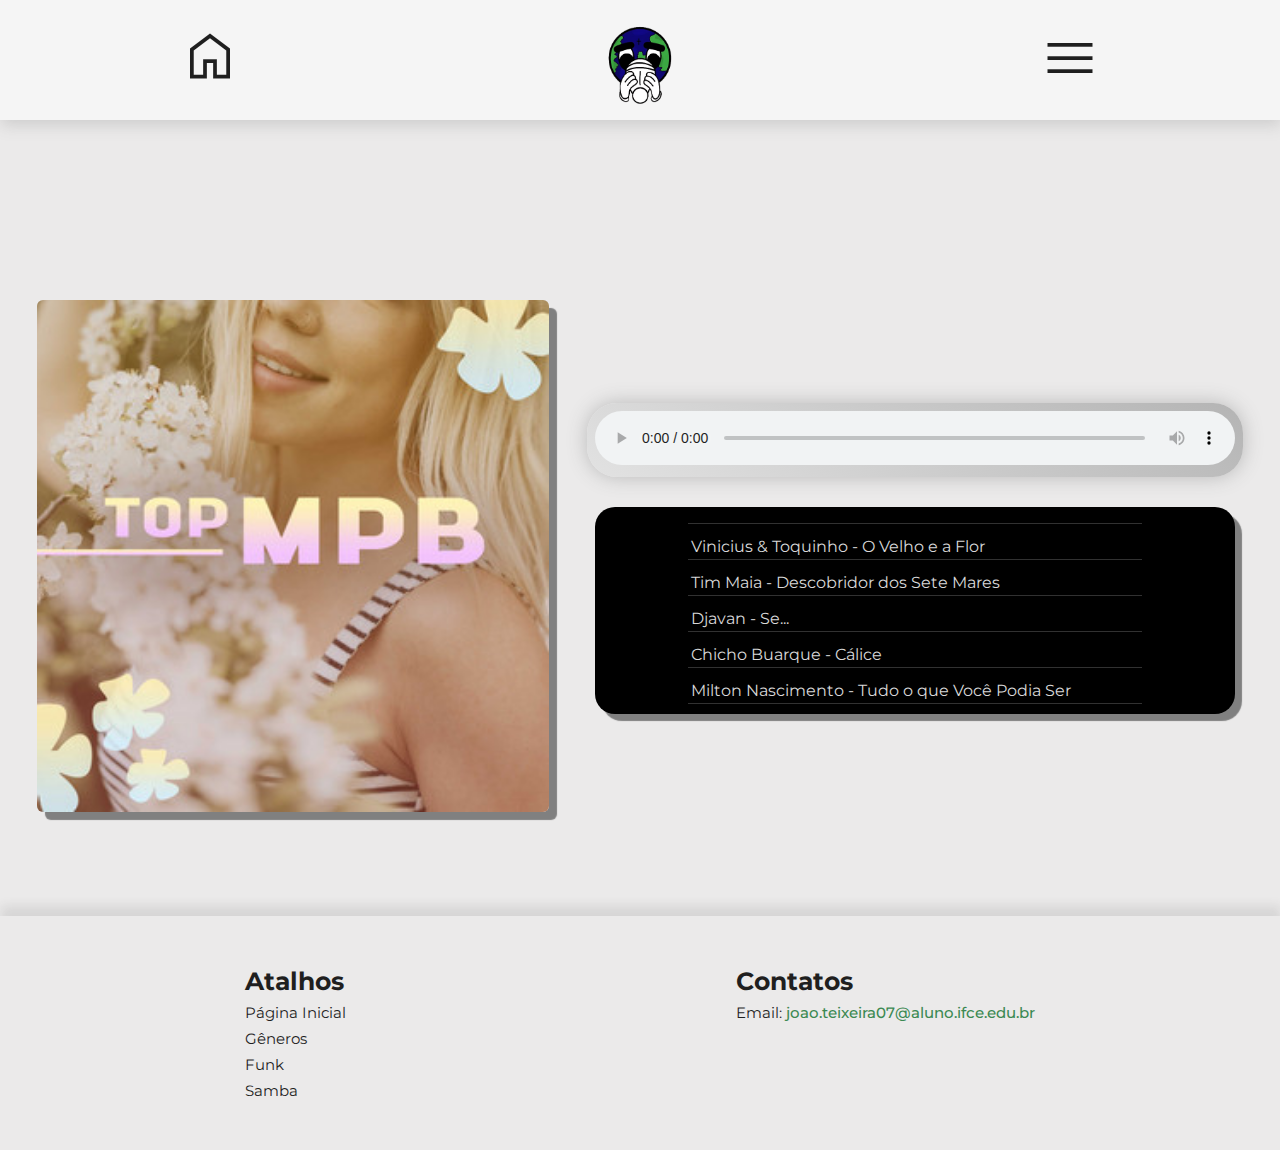
<file: pag_sec/playlists/mpb_playlist.html>
<!DOCTYPE html>
<html lang="en">
<head>
    <meta charset="UTF-8">
    <meta name="viewport" content="width=device-width, initial-scale=1.0">
    <title>Playlist - MPB</title>
    <link rel="stylesheet" href="css_playlist/mpb_playlist.css">
    <link rel="icon" href="/src/logo.planeta.png">
    <link href="https://fonts.googleapis.com/css2?family=Material+Symbols+Outlined" rel="stylesheet" />
    <script src="https://ajax.googleapis.com/ajax/libs/jquery/3.1.0/jquery.min.js"></script>
</head>
<body>
    <header class="header2">
        <nav>
            <div class="ICONE_VOLTAR">
                <a href="/index.html">
                <span class="material-symbols-outlined">home</span>
                </a>
            </div>
            <h1>MPB</h1>
            <div class="LOGO">
                <img src="/src/logo.planeta.png" alt="LOGO">
            </div>
            <div class="MENU">
                <button onclick="abrirMenu()"><span class="material-symbols-outlined">menu</span></button>
                <div id="open">
                    <li>
                        <ul><label>Tema Escuro </label><input onclick="temaEscuro()" type="checkbox"></ul>
                    </li>
                </div>
            </div>
        </nav>
    </header>
<main>
    <div class="main1">
        <div class="img_mpb">
            <img src="src_playlist/MPB.jpg" alt="">
        </div>
    <div class="main2">
<div class="AUDIO_PLAYER">
    <audio id="audio" preload="auto" tabindex="0" controls="">
        <source url="https://www.youtube.com/watch?v=W4I3wm7vMTo&list=PLcbqoj6PmK64QJxqeNpO4CVN5ROB-5Jvb">
    </audio>
</div>
    <ul id="playlist">
        <li class="active"></li>
        <li><a href="musicas_mpb/O Velho e a Flor Vinicius e Toquinho.mp3">Vinicius & Toquinho - O Velho e a Flor</a></li>
        <li><a href="musicas_mpb/O Descobridor Dos Sete Mares.mp3">Tim Maia - Descobridor dos Sete Mares</a></li>
        <li><a href="musicas_mpb/Djavan Se....mp3">Djavan - Se...</a></li>
        <li><a href="musicas_mpb/Calice.mp3"> Chicho Buarque - Cálice</a></li>
        <li><a href="musicas_mpb/Tudo O Que Você Podia Ser.mp3">Milton Nascimento - Tudo o que Você Podia Ser</a></li>
    </ul>
</div>
</div>
</main>
<footer>
    <div class="ATALHOS">
        <h1>Atalhos</h1>
        <a href="/index.html"><p>Página Inicial</p></a>
        <a href="/pag_sec/generos.html"><p>Gêneros</p></a>
        <a href="/pag_sec/funk.html"><p>Funk</p></a>
        <a href="/pag_sec/samba.html"><p>Samba</p></a>
    </div>
    <div class="CONTATOS">
        <h1>Contatos</h1>
        <p>Email: <span>joao.teixeira07@aluno.ifce.edu.br</span></p>
    </div>
</footer>
    <script src="js_playlist/js_playlist.js"></script>
</body>
</html>
</file>
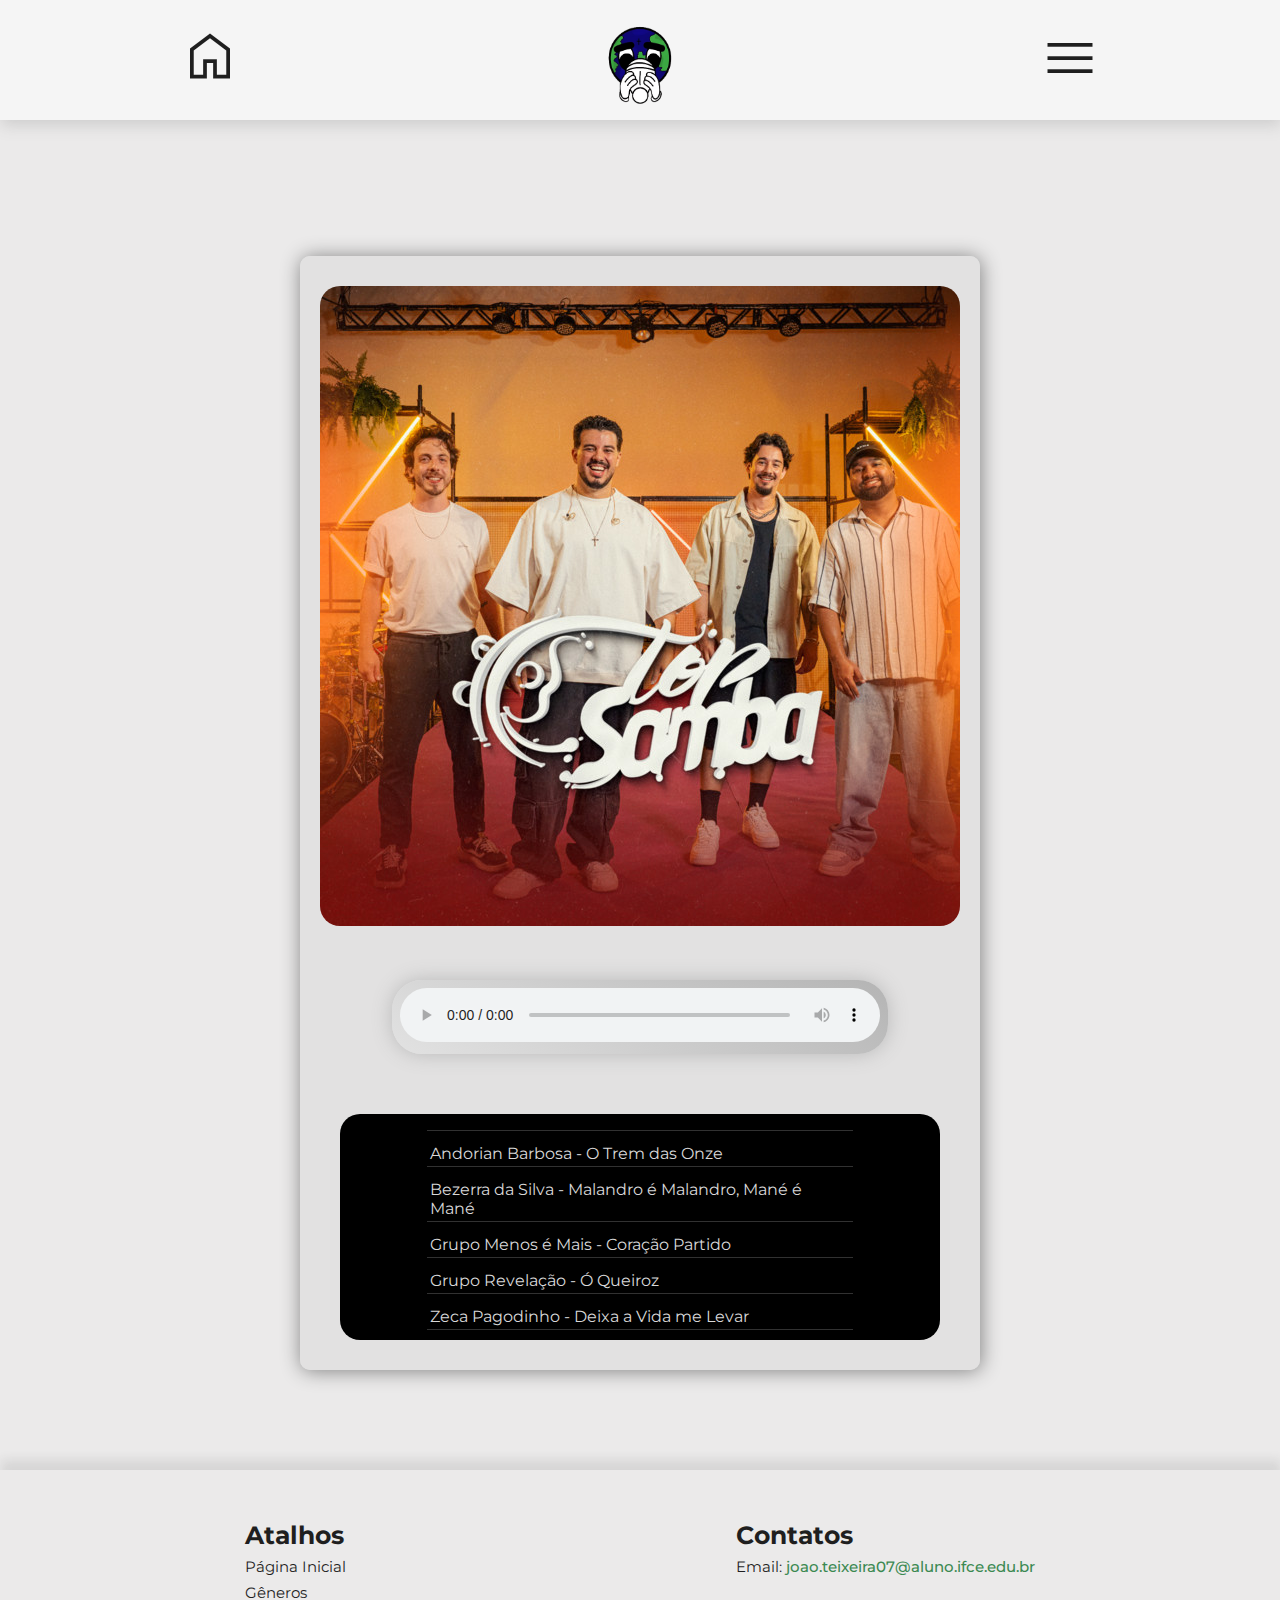
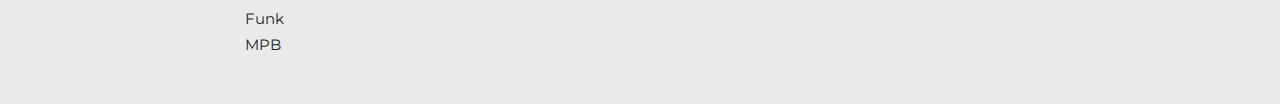
<file: pag_sec/playlists/samba_playlist.html>
<!DOCTYPE html>
<html lang="en">
<head>
    <meta charset="UTF-8">
    <meta name="viewport" content="width=device-width, initial-scale=1.0">
    <title>Playlist - Samba</title>
    <link rel="icon" href="/src/logo.planeta.png">
    <link rel="stylesheet" href="css_playlist/samba_playlist.css">
    <link href="https://fonts.googleapis.com/css2?family=Material+Symbols+Outlined" rel="stylesheet" />
    <script src="https://ajax.googleapis.com/ajax/libs/jquery/3.1.0/jquery.min.js"></script>
</head>
<body>
    <header class="header2">
        <nav>
            <div class="ICONE_VOLTAR">
                <a href="/index.html">
                <span class="material-symbols-outlined">home</span>
                </a>
            </div>
            <h1>Samba</h1>
            <div class="LOGO">
                <img src="/src/logo.planeta.png" alt="LOGO">
            </div>
            <div class="MENU">
                <button onclick="abrirMenu()"><span class="material-symbols-outlined">menu</span></button>
                <div id="open">
                    <li>
                        <ul><label>Tema Escuro </label><input onclick="temaEscuro()" type="checkbox"></ul>
                    </li>
                </div>
            </div>
        </nav>
    </header>
<main>
    <div class="main1">
        <div class="img_samba">
            <img src="src_playlist/samba.jpg" alt="Samba">
        </div>
    <div class="main2">
<div class="AUDIO_PLAYER">
    <audio id="audio" preload="auto" tabindex="0" controls="">
        <source url="https://www.youtube.com/watch?v=W4I3wm7vMTo&list=PLcbqoj6PmK64QJxqeNpO4CVN5ROB-5Jvb">
    </audio>
</div>
    <ul id="playlist">
        <li class="active"></li>
        <li><a href="musicas_samba/Adoniran_Barbosa _O_trem_das_onze.mp3">Andorian Barbosa - O Trem das Onze</a></li>
        <li><a href="musicas_samba/Bezerra da_Silva_Malandro_e_Malandro_e_Mane_e_Mane.mp3">Bezerra da Silva - Malandro é Malandro, Mané é Mané</a></li>
        <li><a href="musicas_samba/Grupo_Menos_e_Mais_Coração Partido.mp3">Grupo Menos é Mais - Coração Partido</a></li>
        <li><a href="musicas_samba/Grupo_Revelacao_o_Queiroz.mp3">Grupo Revelação - Ó Queiroz</a></li>
        <li><a href="musicas_samba/Zeca_Pagodinho_Deixa_A_Vida_Me_Levar.mp3">Zeca Pagodinho - Deixa a Vida me Levar</a></li>
    </ul>
</div>
</div>
</main>
<footer>
    <div class="ATALHOS">
        <h1>Atalhos</h1>
        <a href="/index.html"><p>Página Inicial</p></a>
        <a href="/pag_sec/generos.html"><p>Gêneros</p></a>
        <a href="/pag_sec/funk.html"><p>Funk</p></a>
        <a href="/pag_sec/mpb.html"><p>MPB</p></a>
    </div>
    <div class="CONTATOS">
        <h1>Contatos</h1>
        <p>Email: <span>joao.teixeira07@aluno.ifce.edu.br</span></p>
    </div>
</footer>
    <script src="js_playlist/js_playlist.js"></script>
</body>
</html>
</file>
<file: css/style.css>
@import url('https://fonts.googleapis.com/css2?family=Montserrat:ital,wght@0,100..900;1,100..900&display=swap');


*{
    margin: 0;
    padding: 0;
    font-family: "Montserrat", sans-serif;
}

:root {
    --cor-primaria: #ebeaea;
    --cor-secundaria: #3b8952;
    --cor-tercearia: #0f684b;
    --cor-quarta: #042527;
    --cor-quinta: #1c232e;
    --cor-sexta: #001f36;
    --cor-text: #181717;

    --color:  #000000;
    --color-2: #111111;
    --color-3: #3f3f3f;
    --color-4: #5e5e5e;
    --color-5: #2b2b2b;

    --cor-primaria-tEscuro: #1f1f1f;
    --cor-secundaria-tEscuro: #104dcf;
    --cor-tercearia-tEscuro: #3f3f3f;

}

body {
  background-color: var(--cor-escuro);
  transition: .5s ease;
}
body h1 {
  color: var(--cor-text);
}
/*TEMA ESCURO --------------------------------- */
.tema_escuro {
  --cor-escuro: rgb(29, 28, 28);
  --cor-clara: #ebeaea;
}
body.tema_escuro header{
  background-color: var(--color-2);
  box-shadow: 1px 5px 15px rgba(2, 2, 2, 0.637);
}
body.tema_escuro header p {
  color: #fff;
}
body.tema_escuro #GENEROS_BUTTON:hover p {
  color: var(--cor-secundaria-tEscuro);
  background-color: var(--color-5);
}
body.tema_escuro #GENEROS_BUTTON :hover {
  color: var(--cor-secundaria-tEscuro);
  border-radius: 5px;
  border-bottom-right-radius: 0 ;
  border-bottom-left-radius: 0;
}
body.tema_escuro .DROPDOWN:hover #GENEROS_BUTTON {
  color: var(--cor-secundaria-tEscuro);
  background-color: var(--color-5);
}
body.tema_escuro .DROPDOWN_MENU {
  background-color: var(--color-5);
  box-shadow: 6px 6px 1px rgba(2, 2, 2, 0.637);
}
body.tema_escuro .DROPDOWN_MENU a {
  color: var(--cor-secundaria-tEscuro);
}
body.tema_escuro .DROPDOWN_MENU a:hover {
  color: #fff;
}
body.tema_escuro .SOBRE:hover button {
  background-color: rgb(29, 29, 29);
}
body.tema_escuro .SOBRE:hover p {
  color: var(--cor-secundaria-tEscuro);
}
body.tema_escuro .MENU span:hover {
  color: var(--cor-secundaria-tEscuro);
}
body.tema_escuro #open {
  color: #fff;
  background-color: var(--cor-escuro);
}
body.tema_escuro button {
  color: #fff;
  background-color: transparent;
} 
body.tema_escuro h1 {
  color: #fff;
}
body.tema_escuro p {
  color: #fff;
}
body.tema_escuro main button {
  background-color: var(--cor-secundaria-tEscuro);
}
body.tema_escuro main button:hover {
  background-color: var(--cor-secundaria-tEscuro);
  box-shadow: 1px 1px 6px #2d66e0;
}
body.tema_escuro .PLAYLISTS img {
  box-shadow: 1px 1px 5px rgba(92, 92, 92, 0.719);
}
body.tema_escuro #CONTATOS {
  color: var(--cor-secundaria-tEscuro);
}

body.tema_escuro footer {
  box-shadow: 1px -10px 10px rgba(2, 2, 2, 0.192);
}
body.tema_escuro footer a {
  color: #fff;
}
body.tema_escuro #CONTATOS span {
  color: #fff;
}

/*HEADER --------------------------------------*/

header {
    width: 100%;
    padding: 30px ;
    position: fixed;
    top: 0;
    left: 0;
    transition: .7s ease;
    background-color: #f5f5f5;
    z-index: 10;
    box-shadow: 1px 5px 15px rgba(128, 128, 128, 0.418);
}
nav {
  display: flex;
  justify-content: space-around;
  align-items: center;
}

header a {
  text-decoration: none;
  font-weight: bold;
  color: var(--cor-secundaria);
  font-size: 20px;
  transition: .5s;
}
header a:hover {
  color: var(--cor-text)
}
/* ALTERAÇÃO DO HEADER AO SCROLLAR O SITE -------- */
header.rolagem {
  padding: 10px 30px;
  position: fixed;
  transition: .7s ease;
  background-color: #f5f5f5f3;
}

header.rolagem a {
  font-weight: bold;
  color: var(--cor-primaria);
}

header.rolagem a:hover {
  color: var(--cor-text);
}

header.rolagem button {
  font-weight: bold;
}
/* ORGANIZAÇÃO DA LOGO -------------------------- */
.LOGO img{
  margin-top: 10px;
  margin-left: 10px;
  width: 80px;
  transition: transform .2s ease;
}
.LOGO img:hover{
transform: scale(1.2);
}
/* ORGANIZADO EM FORMA DE LISTA, O BOTÃO GÊNEROS ------ */
header li {
  list-style: none;
}
header li ul button{
  height: 40px;
  border: 0;
  border-radius: 3px;
  background-color: transparent;
  color: var(--color-2);
  cursor: pointer;
  transition: .5s;
  font-weight: bold;
}
header p{
  font-size: 17px;
}

#GENEROS_BUTTON {
  height: 40px;
  border: 0;
  border-radius: 3px;
  cursor: pointer;
  transition: .3s ease;
  display: flex;
  align-items: center;
  justify-content: center;
}
#GENEROS_BUTTON i {
  display: flex;
  font-size: 30px;
}
#GENEROS_BUTTON p{
  margin-left: 13px;
  font-size: 21px;
}
#GENEROS_BUTTON:hover p {
  background-color: #fff;
  border-radius: 3px;
  border-bottom-right-radius: 0;
  border-bottom-left-radius: 0;
  text-decoration: underline;
}
#GENEROS_BUTTON i:hover {
  text-decoration: none;
}

/* ORGANIZAÇÃO DROPDOWN MENU -------------------- */
.DROPDOWN_MENU {
  position: absolute;
  background-color: #fff;
  box-shadow: 6px 6px 1px gray;
  display: none;
  transition: .2s ease;
  border-radius: 5px;
  border-top-left-radius: 0;
}
.DROPDOWN_MENU a {
  display: block;
  border-bottom: 1px solid black;
  padding: 5px;
  transition: .1s;
  font-size: 17px;
}
.DROPDOWN:hover #GENEROS_BUTTON {
  color: var(--cor-secundaria);
  background-color: white;
}
.DROPDOWN:hover .DROPDOWN_MENU {
  display: block;
  transition: .2s;
}
.DROPDOWN_MENU.rolagem a {
  color: var(--cor-quinta);
}
.DROPDOWN_MENU.rolagem a:hover {
  color: var(--cor-secundaria)
}
.SOBRE:hover button {
  color: var(--cor-secundaria);
  background-color: rgba(216, 216, 216, 0.349);
}

/* BOTÃO MENU ---------------------------------- */
.MENU button {
  border: none;
  background-color: transparent;
}
.MENU span {
  font-size: 70px;
  cursor: pointer;
  transition: transform .2s ease;
}
.MENU span:hover {
  transition: .2s ease;
  color: #3b8952;
  transform: scale(1.1);
}

/* O #open É O QUE APARECE APÓS CLICLAR NO MENU ------------- */
#open {
  display: none;
  background-color: white;
  position: absolute;
  padding: 20px;
  width: 200px;
}

/* BOTÃO QUE APARECE AO CHEGAR NO FIM DA PÁGINA ------- */

/*Convidação -------------------------------*/
main {
  margin-top: 300px;
}
main h1 {
  font-size: 40px;
  pointer-events: none;
}
main p {
  font-size: 23px;
  pointer-events: none;
}
/* PRIMEIRO CONTEÚDO ---------------------------- */
.CONVIDACAO { /* DIV PAI --------------------- */
  display: flex;
  justify-content: space-around;
}
.CONTAINER_CONVIDATIVA {
  display: flex;
  flex-direction: column;
  gap: 50px;
}
.CONTAINER_CONVIDATIVA button {
  width: 190px;
  padding: 13px;
  border: none;
  background-color: var(--cor-secundaria);
  border-radius: 10px;
}
.CONTAINER_CONVIDATIVA button:hover {
  box-shadow: 1px 1px 6px rgb(105, 105, 105);
}
.CONTAINER_CONVIDATIVA a {
  text-decoration: none;
  color: var(--cor-primaria);
  font-weight: 450;
  font-size: 22px;
}

/* IMAGENS À DIREITA DO TEXTO -------------------- */
.IMAGEM_CONV {
  display: flex;
  position: relative;
  margin-left: 800px;
}

.IMAGEM_CONV img {
  width: 450px;
  border-radius: 10px;
}

/* ORGANIZAÇÃO, DESCOBRIDOR DOS SETE MARES ------------- */
#DSM {
  position: absolute;
  right: 350px;
  z-index: 1;
}
#DSM img {
  box-shadow: 1px 1px 10px black;
  transition: .3s ease;
}
#DSM:hover {
  position: absolute;
  right: 350px;
  z-index: 5;
}
#SOBREPOR_DSM:hover #CDE {
  position: absolute;
  z-index: 4;
}
#DSM:hover img {
  transform: scale(1.1);
}

/* ORGANIZAÇÃO, CLUBE DA ESQUINA ---------------------- */
#CDE {
  position: absolute;
  right: 230px;
  z-index: 2;
}
#CDE img {
  box-shadow: 1px 1px 20px black;
  transition: .3s ease;
}
#CDE:hover {
  position: absolute;
  right: 190px;
  z-index: 5;
  width: 500px;
}
#CDE:hover img {
  transform: scale(1.1);
}

/* ORGANIZAÇÃO, CARTOLA --------------------- */
#CTL {
  position: absolute;
  right: 100px;
  z-index: 3;
}
#CTL img {
  box-shadow: 1px 1px 30px black;
  transition: .3s ease;
}
#CTL:hover {
  position: absolute;
  right: 100px;
  z-index: 5;
}
#CTL:hover img {
  transform: scale(1.1);
}

/* CONTEÚDO SE DIZ RESPEITO À DIV PAI DA PLAYLIST ----------- */
.CONTEUDO {
  margin-left: 65px;
  margin-top: 500px;
  display: flex;
  flex-direction: column;
  gap: 50px;
}
.CONTEUDO_TEXTO {
  display: flex;
  flex-direction: column;
  gap: 50px;
}

/* ORGANIZAÇÃO DAS PLAYLISTS ----------------- */
.PLAYLISTS {
  display: flex;
  flex-direction: column;
  gap: 100px;
  margin-top: 80px;
}
.PLAYLISTS img {
  width: 350px;
  box-shadow: 1px 1px 5px gray;
  transition: transform .2s ease;
}
.PLAYLISTS img:hover {
  transform: scale(1.1);
  box-shadow: 1px 1px 15px rgb(63, 63, 63);
}
.PLAYLISTS a {
  font-size: 22px;
  text-decoration: none;
  color: var(--cor-primaria);
}
#LISTA_A {
  display: flex;
  justify-content: center;
  gap: 50px;
}

/* DESATIVAÇÃO DO CONTEÚDO PARA RESPONSIVIDADE EM CELULARES */
.CONTEUDO_VERTICAL {
  display: none;
}
/*FOOTER---------------------------------------*/
footer {
  display: flex;
  justify-content: space-evenly;
  text-align: center;
  padding: 30px;
  margin-top: 250px;
  max-height: 100px;
  box-shadow: 1px -10px 10px rgba(175, 175, 175, 0.253);
}
footer h1 {
  color: var(--color-2);
  font-size: 24px;
  pointer-events: none;
}
footer span {
  font-weight: bold;
  font-size: 16px;
}
footer li{
  list-style-type: none; 
}
footer li ul{
  margin: 10px;
}
footer a {
  text-decoration: none;
  color: var(--color-2);
}
footer a:hover {
  text-decoration: underline;
}

/* ORGANIZAÇÃO CONTATOS DO RODAPÉ ----------------- */
#CONTATOS{
margin-bottom: 10px;
color: var(--cor-secundaria);
font-weight: 600;
}

#CONTATOS ul{
  text-align: start;
}

#CONTATOS span{
  color: var(--color-2);
}
/* RESPONSIVIDADE PARA CELULARES-------------------------------- */
@media (max-width: 800px) {
  body.tema_escuro .CONTAINER_CONVIDATIVA {
    background-color: var(--cor-escuro);
    box-shadow: 1px 1px 8px rgb(0, 0, 0);
  }
  body.tema_escuro .PLAYLIST_VERTICAL img {
    box-shadow: 0px 0px 10px black;
  }
  body h1 {
    font-size: 23px;
  }
  body p {
    font-size: 20px;
  }
  header {
    margin: 0 auto;
    padding: 10px 0px;
    width: 100%;
  }
  header.rolagem {
    padding: 3px 0px;
  }
  nav {
    display: flex;
    align-items: center;
    justify-content: space-between;
  }
  .MENU span {
    margin-right: 4vw;
  }
  #open {
    left: 60vw;
  }
  main {
    margin: 0;
    display: flex;
    flex-direction: column;
    align-items: center;
  }
  .CONVIDACAO {
    margin-top: 50%;
    width: 100%;
    flex-direction: column;
    align-items: center;
    text-align: center;
    gap: 50px;
  }
  .CONTAINER_CONVIDATIVA {
    display: flex;
    flex-direction: column;
    align-items: center;
    background: rgb(240, 239, 239);
    box-shadow: 5px 5px 1px gray;
    padding: 20px;
    border-radius: 15px;
    max-width: 80vw;
    gap: 10vw;
  }
  .IMAGEM_CONV {
    display: none;
  }
  .IMAGEM_CONV img {
    margin: 0 auto;
    width: 100px;
  }
  .CONTEUDO {
    margin: 0;
    margin-top: 30%;
  }

  .CONTEUDO_TEXTO {
    margin: 0 auto;
    justify-content: center;
    text-align: center;
    gap: 20px;
    max-width: 95vw;
  }
  .PLAYLISTS {
    display: none;
  }
  .CONTEUDO_VERTICAL {
    margin-top: 6vw;
    display: block;
  }
  .PLAYLIST_VERTICAL {
    display: flex;
    flex-direction: column;
    gap: 20px;
    margin-top: 6vw;
  }
  .PLAYLIST_VERTICAL img{
    border-radius: 10px;
    width: 45vw;
    box-shadow: 0px 0px 10px gray;
  }
  #LISTA_A, #LISTA_B, #LISTA_C {
    display: flex;
    gap: 20px;
  }
  #LISTA_B {
    justify-content: center;
  }
  footer {
    margin-top: 10vw;
    padding: 30px 0;
    display: flex;
    flex-direction: column;
    text-align: center;
    width: 100%;
    gap: 20px;
  }
  #CONTATOS ul {
    text-align: center;
    overflow: hidden;
  }
}
/* RESPOSIVIDADE PARA TABLETS --------------------------- */
@media (min-width: 801px) and (max-width: 1279px) {
  body.tema_escuro .CONTAINER_CONVIDATIVA {
    background-color: var(--cor-escuro);
    box-shadow: 1px 1px 8px rgb(0, 0, 0);
  }
  body.tema_escuro .PLAYLIST_VERTICAL img {
    box-shadow: 0px 0px 10px black;
  }
  body h1 {
    font-size: 28px;
  }
  body p {
    font-size: 24px;
  }
  header {
    margin: 0 auto;
    padding: 15px 0px;
    width: 100%;
  }
  header.rolagem {
    padding: 5px 0px;
  }
  nav {
    display: flex;
    align-items: center;
    justify-content: space-around;
    gap: 30vw;
  }

  #open {
    left: 82vw;
  }
  main {
    margin: 0 auto;
    display: flex;
    flex-direction: column;
    align-items: center;
    justify-content: center;
    justify-self: center;
  }
  .CONVIDACAO {
    margin-top: 20vw;
    width: 100%;
    flex-direction: column;
    align-items: center;
    text-align: center;
    gap: 50px;
  }
  .CONTAINER_CONVIDATIVA {
    display: flex;
    flex-direction: column;
    align-items: center;
    padding: 20px;
    border-radius: 15px;
  }
  .IMAGEM_CONV img{
    width: 23rem;
  }
  #CDE:hover{
    right: 170px;
  }
  .CONTEUDO {
    margin: 0 auto;
    margin-top: 50vw;
    display: flex;
    align-items: center;
    text-align: center;
  }
  .PLAYLIST_VERTICAL {
    display: none;
  }
  .PLAYLISTS {
    gap: 15px;
  }
  .PLAYLISTS img{
    width: 30vw;
    border-radius: 20px;
  }
  #LISTA_A, #LISTA_B {
    gap: 15px;
  }
  .CONTEUDO_TEXTO {
    max-width: 70vw;
  }

  footer {
    margin-top: 10vw;
    padding: 30px 0;
    display: flex;
    flex-direction: column;
    text-align: center;
    width: 100%;
    gap: 20px;
  }
  #CONTATOS ul {
    text-align: center;
  }
}
@media (min-width: 1280px) and (max-width: 1500px) and (min-height: 720px) and (max-height: 800px){
.CONVIDACAO {
  justify-content: space-around;
  margin-left: 2rem;
}
.IMAGEM_CONV {
  margin: 0 auto;
  margin-left: 50rem;
}

  .IMAGEM_CONV img {
  width: 350px;
}
#CDE:hover {
 right: 110px;
}

.CONTEUDO {
  margin-left: 2rem;
}
}
</file>
<file: pag_sec/css_sec/funk.css>
@import url('https://fonts.googleapis.com/css2?family=Montserrat:ital,wght@0,100..900;1,100..900&display=swap');


* {
    margin: 0;
    padding: 0;
    font-family: "Montserrat", sans-serif;
}
:root {
    --cor-primaria: #ebeaea;
    --cor-secundaria: #3b8952;
    --cor-tercearia: #0f684b;
    --cor-quarta: #042527;
    --cor-quinta: #1c232e;
    --cor-sexta: #001f36;
    --cor-text: #181717;

    --color-1:  #000000;
    --color-2: #1f1f1f;
    --color-3: #3f3f3f;
    --color-4: #5e5e5e;
    --color-5: #7d7d7d;

    --cor-primaria-tEscuro: #1f1f1f;
    --cor-secundaria-tEscuro: #104dcf;
    --cor-tercearia-tEscuro: #3f3f3f;
}

body {
    background-color: var(--cor-primaria);
}
/* TEMA ESCURO -------------------------------*/
.tema_escuro {
    --cor-escuro: rgb(29, 28, 28);
    --cor-clara: #ebeaea;
}
body.tema_escuro {
    background-color: var(--cor-escuro);
}
body.tema_escuro header {
    background-color: var(--color-2);
    box-shadow: 1px 5px 15px rgba(2, 2, 2, 0.226);
}
body.tema_escuro header.rolagem {
    background-color: #1f1f1ffb;
}
body.tema_escuro header span {
    color: #fff;
}
body.tema_escuro header span:hover {
    color: var(--cor-secundaria-tEscuro);
}
body.tema_escuro #open {
    background-color: var(--cor-escuro);
    color: #fff;
}
body.tema_escuro h1 {
    color: #fff;
    font-weight: bold;
}
body.tema_escuro h3 {
    font-weight: 400;
    color: #fff;
}
body.tema_escuro .SECAO_1 {
    background-color: var(--color-2);
    box-shadow: 0px 0px 20px rgba(0, 0, 0, 0.349);
}
body.tema_escuro .TEXTO button {
    font-weight: 500;
    background-color: var(--cor-secundaria-tEscuro);
}
body.tema_escuro main ul {
    box-shadow: 7px 7px 1px #333333;
}
body.tema_escuro footer p {
    color: #fff;
}
body.tema_escuro footer {
    box-shadow: 1px -10px 10px rgba(2, 2, 2, 0.226);
}
body.tema_escuro footer span {
    color: var(--cor-secundaria-tEscuro);
}
body.tema_escuro .ATALHOS p:hover  {
    text-decoration: underline;
}
body.tema_escuro .CONTATOS span {
    color: var(--cor-secundaria-tEscuro);
}

/* HEADER -------------------------------------------------*/
header {
    background-color: #f5f5f5;
    box-shadow: 1px 5px 15px rgba(87, 87, 87, 0.205);
    padding: 30px;
    transition: .7s ease;
    position: fixed;
    z-index: 2;
    width: 97%;
    top: 0;
    left: 0;
}
header.rolagem {
    position: fixed;
    padding: 10px 30px;
    background-color: #f5f5f5f3;
}

nav {
    display: flex;
    align-items: center;
    justify-content: space-between;
}
header h1 {
    color: white;
    position: absolute;
    background: rgb(209, 42, 153);
    padding: 5px;
    border-radius: 7px;
    left: 420px;
    font-style: italic;
    font-size: 24px;
    pointer-events: none;
}
.LOGO img{
    display: flex;
    margin-top: 10px;
    width: 80px;
    transition: .2s;
    filter: grayscale(40%);
    transition: transform .3s ease;
}
.LOGO img:hover{
  transform: scale(1.2);
}
.ICONE_VOLTAR a{
    font-size: 30px;
    text-decoration: none;
}
.ICONE_VOLTAR span {
    font-size: 60px;
    color: var(--color-2);
    transition: transform .2s ease;
}
.ICONE_VOLTAR span:hover {
    color: var(--cor-secundaria);
    transform: scale(1.2);
}
.MENU span {
    font-size: 60px;
    color: var(--color-2);
    transition: transform .2s ease;
    cursor: pointer;
}
.MENU span:hover {
    transform: scale(1.2);
    color: var(--cor-secundaria);
}
.MENU button {
    border: none;
    background-color: transparent;
}
#open {
    list-style: none;
    display: none;
    background-color: white;
    position: absolute;
    padding: 20px;
    width: 125px;
    right: 20px;
}

/* MAIN-----------------------------------------------*/
.SECAO_1 {
    margin-top: 280px;
    display: flex;
    justify-content: space-between;
    background: whitesmoke;
    height: 580px;
    border-radius: 30px;
    overflow: hidden;
    margin-left: 100px;
    margin-right: 100px;
    box-shadow: -9px 11px 1px var(--color-3);
}

.TEXTO {
    margin-left: 40px;
    display: flex;
    flex-direction: column;
    justify-content: left;
    gap: 70px;
    max-width: 830px;
}
.TEXTO h3 {
    font-weight: 400;
}
.TEXTO h1 {
    margin-top: 120px;
}
.TEXTO button {
    width: 200px;
    padding: 10px;
    border: none;
    background-color: var(--cor-secundaria);
    border-radius: 3px;
    margin-top: 30px;
    margin-left: 330px;
    transition: .2s ease;
}
.TEXTO button a {
    font-size: 21px;
    text-decoration: none;
    color: #fff;
}
.TEXTO button:hover {
    box-shadow: 0px 1px 10px rgb(20, 20, 20);
}

.IMAGEM {
    margin-left: 120px;
}

.IMAGEM img{
    position: absolute;
    width: 40rem;
    height: 40rem;
    right: 6rem;
    top: 262px;
    border-radius: 10px;
    box-shadow: 0px 0px 5px rgb(32, 32, 32);
}

.SOBRE_FUNK {
    display: flex;
    align-items: center;
    justify-content: space-around;
    margin-top: 15rem;
}
.DENSENVOLVIMENTO_FUNK, .POPULARIZACAO_FUNK, .IMPORTANCIA_CULTURA {
    display: flex;
    flex-direction: column;
    justify-content: space-around;
    align-items: center;
    text-align: center;
    background: #ffffff34;
    width: 31rem;
    height: 33rem;
    padding: 1rem;
    box-shadow: 0px 0px 15px rgb(209, 209, 209);
    border-radius: 2rem;
    pointer-events: none;
}
.DENSENVOLVIMENTO_FUNK h1::after, .POPULARIZACAO_FUNK h1::after, .IMPORTANCIA_CULTURA h1::after {
    content: "";
    display: flex;
    margin-top: 1.5%;
    clip-path: inset(0px 25px);
    height: .2rem;
    background: var(--cor-secundaria);
}

.DENSENVOLVIMENTO_FUNK img, .POPULARIZACAO_FUNK img, .IMPORTANCIA_CULTURA img {
    width: 20rem;
    border-radius: 8px;
    box-shadow: 0px 0px 5px gray;
}
.DENSENVOLVIMENTO_FUNK img {
    width: 13.7rem;
}
.DENSENVOLVIMENTO_FUNK p, .POPULARIZACAO_FUNK p, .IMPORTANCIA_CULTURA p {
    font-size: 1.3rem;
    padding: 1rem;
    border-radius: 20px;
    background-color: #e6e6e6ee
    
}
/* FOOTER ----------------------------------- */
footer {
    box-shadow: 1px -10px 10px rgba(58, 58, 58, 0.11);
    margin-top: 250px;
    padding: 50px;
    display: flex;
    justify-content: space-evenly;
    font-family: "Montserrat", sans-serif;
    justify-content: center;
    gap: 450px;
}
footer h1{
    color: var(--color-2);
    font-size: 25px;
    pointer-events: none;
}
footer p {
    color: var(--color-2);
    font-size: 15px;
}
footer span {
    color: var(--cor-secundaria);
    font-weight: 500;
}
footer a {
    text-decoration: none;
}
.ATALHOS {
    display: flex;
    flex-direction: column;
    gap: 7px;
}
.ATALHOS a:hover {
    text-decoration: underline;
    color: var(--color-2);
}
.CONTATOS {
    display: flex;
    flex-direction: column;
    gap: 7px;
}

@media (max-width: 450px) {
    header {
    width: 100%;
    padding: 5px;
    align-items: center;
    transition: all .6s ease;
    }
    .ICONE_VOLTAR span {
        font-size: 50px;
    }
    .MENU span {
        margin-right: 3vw;
        font-size: 50px;
    }
    .LOGO img {
        margin: 0 auto;
        width: 70px;
    }
    header.rolagem {
        padding: 0px 3px;
    }
    header.rolagem h1{
        top: 28px;
        left: 80px;
        transition: all .6s ease;
    }
    nav {
        display: flex;
        align-items: center;
        justify-content: space-between;
    }
    header h1 {
        display: none;
        font-size: 16px;
        left: 80px;
        top: 32px;
    }
    main {
        margin: 0 auto;
        display: flex;
        flex-direction: column;
        justify-content: center;
        align-items: center;
    }
    .IMAGEM img{
        position: relative;
        width: 90vw;
        height: 100vw;
        top: 5vw;
        right: 3.8rem;
    }
    .SECAO_1 {
        display: flex;
        justify-self: center ;
        flex-direction: column-reverse;
        align-items: center;
        margin-top: 40vw;
        box-shadow: none;
        max-width: 95%;
        height: 100%;
        width: 100%;
        padding: 10px 0px;
        box-shadow: 0px 0px 10px rgb(194, 194, 194);
    }
    .TEXTO {
        margin: 0 auto;
        display: flex;
        align-items: center;
        flex-direction: column;
        gap: 50px;
        max-width: 95%;
    }
    .TEXTO h1 {
        font-size: 20px;
    }
    .TEXTO h3 {
        width: 100%;
        font-size: 14px;
        text-align: justify;
    }
    .TEXTO button {
        margin: 0 auto;
        margin-bottom: 20px;
        padding: 10px;
        width: 43%;
    }
    .TEXTO button a {
        font-size: 15px;
    }
    .SOBRE_FUNK {
        display: flex;
        flex-direction: column;
        gap: 3rem;
    }
    .DENSENVOLVIMENTO_FUNK, .POPULARIZACAO_FUNK, .IMPORTANCIA_CULTURA {
        width: 22rem;
        height: 37rem;
        font-size: .8rem;
    }
    .DENSENVOLVIMENTO_FUNK p, .POPULARIZACAO_FUNK p, .IMPORTANCIA_CULTURA p {
        font-size: 1.1rem;
    }

    footer {
        display: block;
        padding: 20px;
        justify-content: start;
        margin: 0;
        margin-top: 90px;
    }
    .ATALHOS {
        text-align: center;
    }
    .CONTATOS{
        margin: 15px;
        display: flex;
        flex-direction: column;
        text-align: center;
        overflow: hidden;
    }
}

@media (min-width: 451px) and (max-width: 1280px) {
    
    header {
        width: 100%;
        padding: 15px 0px;
    }
    header.rolagem {
        padding: 0px 13px;
    }
    nav {
        display: flex;
        justify-content: space-around;
    }
    header h1 {
        display: none;
    }
    main {
        margin: 0 auto;
        display: flex;
        flex-direction: column;
        justify-content: center;
        align-items: center;
    }
    .IMAGEM img {
        position: relative;
        top: 0;
        right: 6vw;
        width: 78vw;
        height: 80vw;
    }
    .SECAO_1 {
        margin: 0 auto;
        justify-content: center;
        box-shadow: none;
        align-items: center;
        display: flex;
        flex-direction: column-reverse;
        width: 90%;
        height: 100%;
        padding: 30px 0px;
        margin-top: 30vw;
        box-shadow: 0px 0px 10px rgb(194, 194, 194);
    }
    .TEXTO {
        align-items: center;
        margin-top: 10%;
        align-self: center;
        max-width: 90%;
    }
    .TEXTO h1 {
        margin: 0 auto;
    }
    .TEXTO h3 {
        width: 100%;
    }
    .TEXTO button {
        margin: 0 auto;
        margin-bottom: 30px;
        padding: 15px;
    }
    .SOBRE_FUNK {
        margin-top: 10rem;
        display: flex;
        flex-direction: column;
        gap: 5rem;
    }
    footer {
        overflow-x: hidden;
        margin: 0 auto; 
        margin-top: 100px;
        justify-content: space-around;
        gap: 0;
    }
}
</file>
<file: pag_sec/css_sec/generos.css>
@import url('https://fonts.googleapis.com/css2?family=Montserrat:ital,wght@0,100..900;1,100..900&display=swap');


* {
    margin: 0;
    padding: 0;
    font-family: "Montserrat", sans-serif;
}
:root {
    --cor-primaria: #ebeaea;
    --cor-secundaria: #3b8952;
    --cor-tercearia: #0f684b;
    --cor-quarta: #042527;
    --cor-quinta: #1c232e;
    --cor-sexta: #001f36;
    --cor-text: #181717;

    --color-1:  #000000;
    --color-2: #1f1f1f;
    --color-3: #3f3f3f;
    --color-4: #5e5e5e;
    --color-5: #7d7d7d;

    --cor-primaria-tEscuro: #1f1f1f;
    --cor-secundaria-tEscuro: #104dcf;
    --cor-tercearia-tEscuro: #3f3f3f;
}
body {
    background-color: var(--cor-primaria);
}
/* TEMA ESCURO --------------------------- */
.tema_escuro {
    --cor-escuro: rgb(29, 28, 28);
    --cor-clara: #ebeaea;
}
body.tema_escuro {
    background-color: var(--cor-escuro);
}
body.tema_escuro header {
    background-color: var(--color-2);
    box-shadow: 1px 5px 15px rgba(2, 2, 2, 0.226);
}
body.tema_escuro header.rolagem {
    background-color: #1f1f1ffb;
}
body.tema_escuro header span {
    color: #fff;
}
body.tema_escuro #open {
    background-color: var(--cor-escuro);
    color: #fff;
}
body.tema_escuro h1 {
    color: #fff;
}
body.tema_escuro main ul {
    box-shadow: 0px 0px 15px black;
}
body.tema_escuro footer p {
    color: #fff;
}
body.tema_escuro footer {
    box-shadow: 1px -10px 10px rgba(2, 2, 2, 0.226);
}
body.tema_escuro .ATALHOS p:hover  {
    text-decoration: underline;
}
body.tema_escuro .CONTATOS span {
    color: var(--cor-secundaria-tEscuro);
}

/* HEADER -------------------------------------------------*/
header {
    background-color: #f5f5f5;
    box-shadow: 1px 5px 15px rgba(87, 87, 87, 0.205);
    padding: 30px 0px;
    transition: .7s ease;
    position: fixed;
    z-index: 2;
    width: 100%;
    top: 0;
    left: 0;
}
header.rolagem {
    position: fixed;
    padding: 10px 0px;
    background-color: #f5f5f5f3;
}

nav {
    display: flex;
    align-items: center;
    justify-content: space-around;
    gap: 40vw;
}
header h1 {
    color: white;
    position: absolute;
    background: linear-gradient(90deg, rgb(151, 151, 151), rgb(66, 66, 66));
    padding: 5px;
    border-radius: 7px;
    left: 310px;
    font-style: italic;
    font-size: 24px;
    pointer-events: none;
}
.LOGO img{
    display: flex;
    margin-top: 10px;
    width: 80px;
    transition: .2s;
    filter: grayscale(40%);
    transition: transform .3s ease;
}
.LOGO img:hover{
  transform: scale(1.2);
}
.ICONE_VOLTAR a{
    font-size: 30px;
    text-decoration: none;
}
.ICONE_VOLTAR span {
    font-size: 60px;
    color: var(--color-2);
    transition: transform .2s ease;
}
.ICONE_VOLTAR span:hover {
    color: var(--cor-secundaria);
    transform: scale(1.2);
}
.MENU span {
    font-size: 60px;
    color: var(--color-2);
    transition: transform .2s ease;
    cursor: pointer;
}
.MENU span:hover {
    transform: scale(1.2);
    color: var(--cor-secundaria);
}
.MENU button {
    border: none;
    background-color: transparent;
}
#open {
    list-style: none;
    display: none;
    background-color: white;
    position: absolute;
    padding: 20px;
    width: 125px;
    right: 20px;
}
/* MAIN ---------------------------------------------*/

/* ORGANIZAÇÂO DO CONTEÚDO MOSTRADO -------------------- */
main {
    text-align: center;
    margin-top: 250px;
}
main h1 {
    font-size: 38px;
    pointer-events: none;
}

main ul {
    border-radius: 7px;
    box-shadow: 0px 0px 15px rgb(29, 29, 29);
}
main span {
    color: var(--cor-text);
    font-weight: bold;
}
main a {
    text-decoration: none;
}

/* ORGANIZAÇÃO DAS LISTAS ------------------------ */
.LISTA {
    margin-top: 120px;
    display: flex;
    list-style: none;
    justify-content: center;
}
.LISTA li {
    display: flex;
    gap: 300px;
}

.LISTA ul{
    display: flex;
    justify-content: center;
    text-align: center;
    align-items: flex-end;
    font-size: 22px;
    width: 330px;
    height: 400px;
    transition: .2s ease;
}
.LISTA ul:hover {
    transform: scale(1.1);
}

/* BARRA DE DIRECIONAMENTO ------------------- */
#IR_FUNK, #IR_MPB, #IR_SAMBA {
    position: absolute;
    width: 290px;
    border-radius: 7px;
    display: flex;
    align-items: center;
    justify-content: space-between;
    background-color: black;
    padding: 20px;
    border-top: 7px solid rgb(43, 43, 43);
    border-top-left-radius: 0px;
    border-top-right-radius: 0px;
}
#IR_FUNK:hover, #IR_MPB:hover, #IR_SAMBA:hover {
    padding: 25px 20px;
    transition: .2s ease;
}
#IR_FUNK span, #IR_MPB span, #IR_SAMBA span {
    color: #535353;
    transition: transform .1s ease;
}
#IR_FUNK i, #IR_MPB i, #IR_SAMBA i {
    font-size: 40px;
    color: #535353;
    transition: transform .1s ease;
}
#IR_FUNK i:hover, #IR_MPB i:hover, #IR_SAMBA i:hover {
    color: var(--cor-secundaria);
    transform: scale(1.3);
}

/* ORGANIZAÇÃO DOS BLOCOS ------------------------- */

/* BLOCO FUNK -------------------------------- */
#BLOCO_1 {
    cursor: pointer;
    transition: transform .3s ease;
    background: radial-gradient(circle, rgb(209, 42, 153) 50%, rgb(158, 3, 107));
}

#BLOCO_1 img{
    transition: .4s ease;
    opacity: .5;
    mix-blend-mode: multiply;
    filter: grayscale(100%);
    clip-path: inset(0px 15px 50px 16px );
    width: 360px;
    margin-bottom: 37px;
}
#BLOCO_1:hover {
    transition: all .4s ease;
}

#BLOCO_1:hover img {
    transition: .4s ease;
    mix-blend-mode: multiply;
    filter: grayscale(100%);
    clip-path: inset(0px 15px 50px 16px );
    display: flex;
    position: absolute;
    width: 360px;
    opacity: .8;
}
/* BLOCO MPB --------------------------------------- */

#BLOCO_2 {
    cursor: pointer;
    transition: transform .3s ease;
    background: radial-gradient(circle, greenyellow 40%, rgb(128, 211, 3));
}
#BLOCO_2 img{
    transition: .4s ease;
    opacity: .5;
    mix-blend-mode: multiply;
    filter: grayscale(100%);
    clip-path: inset(0px 15px 50px 16px );
    width: 360px;
    margin-bottom: 3px;
}
#BLOCO_2:hover {
    transition: all .2s ease;
}

#BLOCO_2:hover img {
    transition: .2s ease-in-out;
    mix-blend-mode: multiply;
    filter: grayscale(60%);
    clip-path: inset(0px 5px 0px 14px );
    display: flex;
    position: absolute;
    width: 360px;
    opacity: .8;
    pointer-events: none;
}

/* BLOCO SAMBA -------------------------------- */
#BLOCO_3 {
    cursor: pointer;
    transition: transform .3s ease;
    background: radial-gradient(circle, rgb(189, 43, 43) 50%, rgb(129, 4, 4));
}
#BLOCO_3 img{
    transition: .4s ease;
    opacity: .5;
    mix-blend-mode: multiply;
    filter: grayscale(100%);
    clip-path: inset(0px 15px 35px 16px );
    width: 360px;
    margin-bottom: 37px;
}
#BLOCO_3:hover {
    transition: all .4s ease;
}
#BLOCO_3:hover img {
    transition: .2s ease-in-out;
    mix-blend-mode: multiply;
    filter: grayscale(60%);
    clip-path: inset(0px 5px 53px 14px );
    display: flex;
    position: absolute;
    width: 360px;
    opacity: .8;
    pointer-events: none;
}

/* REMOVER A LISTA CORRESPONDENTE A RESPONSIVIDADE PARA CELULARES ----------- */
.LISTAS_VERTICAL {
    display: none;
}
/* FOOTER ------------------------------------------------ */
footer {
    box-shadow: 1px -10px 10px rgba(58, 58, 58, 0.185);
    margin-top: 250px;
    padding: 50px;
    display: flex;
    justify-content: space-evenly;
    font-family: "Montserrat", sans-serif;
    justify-content: center;
    gap: 450px;
}
footer h1{
    color: var(--color-2);
    font-size: 25px;
    pointer-events: none;
}
footer p {
    color: var(--color-2);
    font-size: 15px;
}
footer span {
    color: var(--cor-secundaria);
    font-weight: 600;
}
footer a {
    text-decoration: none;
}

/* CONTEÚDO DO RODAPÉ ---------------------------- */
.ATALHOS {
    display: flex;
    flex-direction: column;
    gap: 7px;
}
.ATALHOS a:hover {
    text-decoration: underline;
    color: var(--color-2);
}
.CONTATOS {
    display: flex;
    flex-direction: column;
    gap: 7px;
}

/* RESPONSIVIDADE PARA CELULARES ---------------------- */
@media (max-width: 750px) {
    header {
        width: 100%;
        padding: 15px 0px;
        align-items: center;
        transition: all .6s ease;
        }
    header h1 {
        display: none;
    }
        .ICONE_VOLTAR span {
            font-size: 50px;
        }
        .MENU span {
            margin-right: 3vw;
            font-size: 50px;
        }
        .LOGO img {
            margin: 0 auto;
            width: 70px;
        }
        header.rolagem {
            padding: 5px 0px;
        }
        header.rolagem h1{
            top: 28px;
            left: 80px;
            transition: all .6s ease;
        }
        nav {
            display: flex;
            align-items: center;
            justify-content: space-between;
            gap: 0;
        }
        header h1 {
            display: none;
            font-size: 16px;
            left: 80px;
            top: 32px;
        }
        main h1{
            margin: 0 auto;
            font-size: 23px;
            margin-bottom: 5vw;
        }
        main {
            margin-top: 40vw;
        }
        .TODAS_LISTAS {
            display: none;
        }
        .LISTAS_VERTICAL {
            margin-top: 15vw;
            list-style: none;
            display: flex;
            justify-content: center;
        }
        .LISTAS_VERTICAL li {
            display: flex;
            flex-direction: column;
            align-items: center;
            gap: 20px;
        }
        .LISTAS_VERTICAL a {
            color: black;
            font-weight: bold;
        }
        #BLOCO_1, #BLOCO_2, #BLOCO_3 {
            padding: 40px;
            width: 12rem;
            box-shadow: 5px 5px 1px black;
            font-size: 1.2rem;
            border-radius: .7rem;
        }
        #BLOCO_1 {
            background: rgb(209, 42, 153);
        }
        #BLOCO_2 {
            background: greenyellow;
            margin: 0 auto;
        }
        #BLOCO_3 {
            background: rgb(189, 43, 43);
        }
        footer {
            display: block;
            padding: 20px;
            justify-content: start;
            margin: 0;
            margin-top: 90px;
        }
        .ATALHOS {
            text-align: center;
        }
        .CONTATOS{
            margin: 15px;
            display: flex;
            flex-direction: column;
            text-align: center;
        }
}

/* RESPONSIVIDADE PARA TABLETS --------------------------- */
@media (min-width: 751px) and (max-width: 1279px) {
    header {
        width: 100%;
        padding: 15px 0px;
    }
    header.rolagem {
        padding: 5px 0px;
    }
    nav {
        display: flex;
        justify-content: space-around;
        gap: 0;
    }
    header h1 {
        display: none;
    }
    .TODAS_LISTAS {
        display: flex;
        margin-left: 3.2vw;
    }
    .TODAS_LISTAS li{
        display: flex;
        align-items: center;
        flex-direction: column;
        gap: 3vw;
    }
    main {
        display: flex;
        align-items: center;
        flex-direction: column;
    }
#IR_FUNK, #IR_MPB, #IR_SAMBA {
    width: 22.5rem;
}

    #BLOCO_1, #BLOCO_2, #BLOCO_3 {
        width: 25rem;
    }
    #BLOCO_1 img, #BLOCO_2 img, #BLOCO_3 img {
        width: 22rem;
        clip-path: inset(0px 0px);
    }
    #BLOCO_1 {
        background: rgb(209, 42, 153);
    }
    #BLOCO_2 {
        background: greenyellow;
        margin: 0 auto;
    }
    #BLOCO_3 {
        background: rgb(189, 43, 43);
    }
    #BLOCO_1 a,#BLOCO_2 a,#BLOCO_3 a{
        color: black;
        font-weight: bold;
        font-size: 20px;
    }
    #BLOCO_2 {
        margin: 0 auto;
    }
    footer {
        overflow-x: hidden;
        margin: 0 auto; 
        margin-top: 23vw;
        justify-content: space-around;
        gap: 0;
    }
}
@media (min-width: 1280px) and (max-width: 1500px) and (min-height: 720px) and (max-height: 800px) {
    header h1 {
        left: 170px;
    }
    
    .LISTA li {
        gap: 100px;
    }
}
</file>
<file: pag_sec/css_sec/mpb.css>
@import url('https://fonts.googleapis.com/css2?family=Montserrat:ital,wght@0,100..900;1,100..900&display=swap');


* {
    margin: 0;
    padding: 0;
    font-family: "Montserrat", sans-serif;
}
:root {
    --cor-primaria: #ebeaea;
    --cor-secundaria: #3b8952;
    --cor-tercearia: #0f684b;
    --cor-quarta: #042527;
    --cor-quinta: #1c232e;
    --cor-sexta: #001f36;
    --cor-text: #181717;

    --color-1:  #000000;
    --color-2: #1f1f1f;
    --color-3: #3f3f3f;
    --color-4: #5e5e5e;
    --color-5: #7d7d7d;

    --cor-primaria-tEscuro: #1f1f1f;
    --cor-secundaria-tEscuro: #104dcf;
    --cor-tercearia-tEscuro: #3f3f3f;
}
body {
    background-color: var(--cor-primaria);
}
/* TEMA ESCURO ------------------------------*/
body.tema_escuro {
    background-color: var(--cor-escuro);
}
.tema_escuro {
    --cor-escuro: rgb(29, 28, 28);
    --cor-clara: #ebeaea;
  }

body.tema_escuro header {
    background-color: rgba(0, 0, 0, 0);
}
body.tema_escuro header.rolagem {
    background-color: #1f1f1fee;
}
body.tema_escuro header span {
    color: #fff;
}
body.tema_escuro header span:hover {
    color: var(--cor-secundaria-tEscuro);
}
body.tema_escuro #open {
    background-color: var(--cor-escuro);
    color: #fff;
}
body.tema_escuro h1 {
    color: #fff;
    font-weight: bold;
}
body.tema_escuro header h1 {
    color: var(--color-2);
}
body.tema_escuro h3 {
    color: #fff;
}
body.tema_escuro .SECAO_1 {
    background-color: var(--color-2);
    box-shadow: -9px 11px 1px rgba(56, 56, 56, 0.349);
}
body.tema_escuro .TEXTO button {
    font-weight: 50;
    background-color: var(--cor-secundaria-tEscuro);
}
body.tema_escuro main ul {
    box-shadow: 7px 7px 1px #333333;
}
body.tema_escuro .SOBRE p {
    color: #fff;
}
body.tema_escuro .IMPORTANCIA_CULTURAL img, body.tema_escuro .DIVERSIDADE img {
    box-shadow: 5px 5px 5px rgb(0, 0, 0);
}
body.tema_escuro .DIVISAO {
    background-color: #fff;
}
body.tema_escuro footer p {
    color: #fff;
}
body.tema_escuro footer {
    box-shadow: 1px -10px 10px rgba(2, 2, 2, 0.226);
}
body.tema_escuro footer span {
    color: var(--cor-secundaria-tEscuro);
}
body.tema_escuro .ATALHOS p:hover  {
    text-decoration: underline;
}
body.tema_escuro .CONTATOS span {
    color: var(--cor-secundaria-tEscuro);
}

/* HEADER -------------------------------------------------*/
header {
    background-color: #f5f5f5;
    box-shadow: 0px 0px 15px black;
    padding: 30px 0px;
    transition: .7s ease;
    position: fixed;
    z-index: 2;
    width: 100%;
    top: 0;
    left: 0;
}
header.rolagem {
    position: fixed;
    padding: 10px 0px;
    background-color: #ffffffef;
}
header.rolagem span {
    color: var(--color-2);
}

nav {
    display: flex;
    align-items: center;
    justify-content: space-around;
    gap: 40vw;
}
header h1 {
    color: var(--color-2);
    position: absolute;
    background: greenyellow;
    padding: 5px;
    border-radius: 7px;
    left: 440px;
    font-style: italic;
    font-size: 24px;
    pointer-events: none;
}
.LOGO img{
    display: flex;
    margin-top: 10px;
    width: 80px;
    transition: .2s;
    filter: grayscale(40%);
    transition: transform .3s ease;
}
.LOGO img:hover{
    transform: scale(1.2);
}
.ICONE_VOLTAR a{
    font-size: 30px;
    text-decoration: none;
}
.ICONE_VOLTAR span {
    font-size: 60px;
    color: var(--color-2);
    transition: transform .2s ease;
}
.ICONE_VOLTAR span:hover {
    color: var(--cor-secundaria);
    transform: scale(1.2);
}
.MENU span {
    font-size: 60px;
    color: var(--color-2);
    transition: transform .2s ease;
    cursor: pointer;
}
.MENU span:hover {
    transform: scale(1.2);
    color: var(--cor-secundaria);
}
.MENU button {
    border: none;
    background-color: transparent;
}
#open {
    list-style: none;
    display: none;
    background-color: white;
    position: absolute;
    padding: 20px;
    width: 125px;
    right: 20px;
}
/* MAIN --------------------------------- */
.BACKGROUND {
  background-image: url(/pag_sec/src_sec/ben1963capa.jpg);
  background-size: cover; 
  position: absolute;
  top: 150px;
  height: 100%;
  width: 100%;
  display: flex;
  justify-content: end;
}
.TEXTO {
    display: flex;
    flex-direction: column;
    align-items: center;
    text-align: justify;
    gap: 100px;
    color: rgb(255, 255, 255);
    margin-right: 3vw;
}
.TEXTO h1 {
    margin-top: 120px;
    font-size: 50px;
}
.TEXTO h1::after {
    content: '';
    display: block;
    background: linear-gradient(45deg, rgb(255, 255, 255), rgb(196, 196, 196));
    width: 100%;
    height: 4%;
}
.TEXTO h3 {
    font-weight: 500;
    font-size: 25px;
    max-width: 40vw;
}
.TEXTO button {
    width: 200px;
    padding: 10px;
    border: none;
    background-color: var(--cor-secundaria);
    border-radius: 3px;
    margin-top: 30px;
    transition: .2s ease;
    box-shadow: 0px 0px 10px #055c1d;
}
.TEXTO button a {
    font-size: 21px;
    text-decoration: none;
    color: white;
}
.TEXTO button:hover {
    box-shadow: 0px 0px 15px #0c5521;
}

/*SEÇÂO 2 -------------------------------------------------- */

.SOBRE {
    margin-top: 70vw;
    display: flex;
    justify-content: space-around;
}
.IMPORTANCIA_CULTURAL, .DIVERSIDADE {
    max-width: 50rem;
    display: flex;
    flex-direction: column;
    align-items: center;
    gap: 2.5rem;
    text-align: justify;
    font-size: 1.3rem;
    border-radius: 2rem;
}
.IMPORTANCIA_CULTURAL {
    flex-direction: column-reverse;
}

.IMPORTANCIA_CULTURAL img, .DIVERSIDADE img {
    width: 30vw;
    height: 17vw;
    box-shadow: 5px 5px 5px gray;
    border-radius: 2rem;
}
.DIVISAO {
    background-color: rgb(0, 0, 0);
    width: .2vw;
}


/* FOOTER ---------------------------------*/
footer {
    box-shadow: 1px -10px 10px rgba(58, 58, 58, 0.11);
    padding: 50px;
    display: flex;
    justify-content: space-evenly;
    font-family: "Montserrat", sans-serif;
    justify-content: center;
    gap: 450px;
    margin-top: 13vw;
}
footer h1{
    color: var(--color-2);
    font-size: 25px;
    pointer-events: none;
}
footer p {
    color: var(--color-2);
    font-size: 15px;
}
footer span {
    color: var(--cor-secundaria);
    font-weight: 500;
}
footer a {
    text-decoration: none;
}
.ATALHOS {
    display: flex;
    flex-direction: column;
    gap: 7px;
}
.ATALHOS a:hover {
    text-decoration: underline;
    color: var(--color-2);
}
.CONTATOS {
    display: flex;
    flex-direction: column;
    gap: 7px;
}
@media (max-width: 450px) {
    header {
        width: 100%;
        padding: 10px 0px;
        align-items: center;
        transition: all .6s ease;
    }
    .ICONE_VOLTAR span {
        font-size: 50px;
        }
    .MENU span {
        margin-right: 3vw;
        font-size: 50px;
        }
    .LOGO img {
        margin: 0 auto;
        width: 70px;
        }
    header.rolagem {
        padding: 3px 0px;
    }
    header h1 {
        display: none;
    }
    nav {
        justify-content: space-around;
        gap: 0;
    }
    main {
        display: flex;
        flex-direction: column;
    }
    .TEXTO{
        margin: 0 auto;
        gap: 10vw;
        backdrop-filter: blur(2px);
        position: absolute;
        top: 50vw;
    }
    .TEXTO h1{
        margin: 0 auto;
        font-size: 30px;
        border-radius: 20px;
    }
    .TEXTO h1::after {
        content: '';
        display: block;
        background: linear-gradient(45deg, rgb(255, 255, 255), rgb(196, 196, 196));
        width: 100%;
        height: 1vw;
    }
    .TEXTO h3 {
        font-size: 15px;
        max-width: 85%;
        padding: 10px;
        border-radius: 20px;
    }
    .BACKGROUND {
    background-image: url(/pag_sec/src_sec/ben_vertical.jpg);
    top: 17vw;
    background-position: center;
    background-size: cover;
    position: relative;
    width: 100%;
    height: 100%;
    padding: 100% 0px;
    }
    .SOBRE {
        margin-top: 40vw;
        flex-direction: column;
    }
    .DIVISAO {
        flex-direction: row;
        width: 100%;
        clip-path: inset(0px 15px);
        height: 5px;
    }
    .IMPORTANCIA_CULTURAL, .DIVERSIDADE {
        margin: 22px;
    }
    .IMPORTANCIA_CULTURAL img, .DIVERSIDADE img {
        width: 80vw;
        height: 45vw;
    }
    
    footer {
        display: block;
        padding: 20px;
        justify-content: start;
        margin: 0;
        margin-top: 30vw;
    }
    .ATALHOS {
        text-align: center;
    }
    .CONTATOS{
        margin: 15px;
        display: flex;
        flex-direction: column;
        text-align: center;
    }
}
@media (min-width: 451px) and (max-width: 1510px) {
    header {
        width: 100%;
        padding: 15px 0px;
    }
    header.rolagem {
        padding: 5px 0px;
    }
    nav {
        display: flex;
        justify-content: space-around;
        gap: 0;
    }
    header h1 {
        display: none;
    }
    
    .BACKGROUND {
        background-image: url(/pag_sec/src_sec/ben1963capa.jpg);
        top: 6rem;
        background-position: 35%;
        background-size: cover;
        position: relative;
        width: 100%;
        height: 100%;
        padding: 15vw 0px;
    }
    .TEXTO {
        backdrop-filter: blur(3px);
    }
    .TEXTO h1{
        margin-top: 3vw;
        font-size: 2rem;
    }
    .TEXTO h3{
        max-width: 55vw;
        font-size: 1.3rem;
    }
    .SOBRE {
        margin-top: 22vw;
    }
    .IMPORTANCIA_CULTURAL, .DIVERSIDADE {
        max-width: 40vw;
    }

    footer {
        overflow-x: hidden;
        margin: 0 auto; 
        margin-top: 11vw;
        justify-content: space-around;
        gap: 0;
    }
}
@media (min-width: 1280px) and (max-width: 1500px) and (min-height: 720px) and (max-height: 800px) {
    .BACKGROUND {
        margin-top: 25px;
        box-shadow: 0px 5px 20px rgb(61, 61, 61);
    } 
    header h1 {
        display: flex;
        left: 320px;
    }
    nav {
        justify-content: space-between;
    }
    .TEXTO {
        gap: 3rem;
        backdrop-filter: none;
    }
    .TEXTO h1{
        margin: 0;
        font-size: 30px;
    }
    .TEXTO h3 {
        font-size: 20px;
        max-width: 40vw;
    }
    .SOBRE {
        margin-top: 15vw;
    }
}
</file>
<file: pag_sec/css_sec/samba.css>
@import url('https://fonts.googleapis.com/css2?family=Montserrat:ital,wght@0,100..900;1,100..900&display=swap');


* {
    margin: 0;
    padding: 0;
    font-family: "Montserrat", sans-serif;
}
:root {
    --cor-primaria: #ebeaea;
    --cor-secundaria: #3b8952;
    --cor-tercearia: #0f684b;
    --cor-quarta: #042527;
    --cor-quinta: #1c232e;
    --cor-sexta: #001f36;
    --cor-text: #181717;

    --color-1:  #000000;
    --color-2: #1f1f1f;
    --color-3: #3f3f3f;
    --color-4: #5e5e5e;
    --color-5: #7d7d7d;

    --cor-primaria-tEscuro: #1f1f1f;
    --cor-secundaria-tEscuro: #104dcf;
    --cor-tercearia-tEscuro: #3f3f3f;
}

body {
    background-color: var(--cor-primaria);
}
/* TEMA ESCURO -------------------------------*/
.tema_escuro {
    --cor-escuro: rgb(29, 28, 28);
    --cor-clara: #ebeaea;
}
body.tema_escuro {
    background-color: var(--cor-escuro);
}
body.tema_escuro header {
    background-color: var(--color-2);
    box-shadow: 1px 5px 15px rgba(2, 2, 2, 0.226);
}
body.tema_escuro header.rolagem {
    background-color: #1f1f1ffb;
}
body.tema_escuro header span {
    color: #fff;
}
body.tema_escuro header span:hover {
    color: var(--cor-secundaria-tEscuro);
}
body.tema_escuro #open {
    background-color: var(--cor-escuro);
    color: #fff;
}
body.tema_escuro h1 {
    color: #fff;
    font-weight: bold;
}
body.tema_escuro h3 {
    font-weight: 400;
    color: #fff;
}
body.tema_escuro .SECAO_1 {
    background-color: var(--color-2);
    box-shadow: 0px 0px 15px rgb(12, 12, 12);
}
body.tema_escuro .TEXTO button {
    background-color: var(--cor-secundaria-tEscuro);
    font-weight: 500;
}
body.tema_escuro main ul {
    box-shadow: 7px 7px 1px #333333;
}
body.tema_escuro footer p {
    color: #fff;
}
body.tema_escuro footer {
    box-shadow: 1px -10px 10px rgba(2, 2, 2, 0.226);
}
body.tema_escuro footer span {
    color: var(--cor-secundaria-tEscuro);
}
body.tema_escuro .ATALHOS p:hover  {
    text-decoration: underline;
}
body.tema_escuro .CONTATOS span {
    color: var(--cor-secundaria-tEscuro);
}

/* HEADER -------------------------------------------------*/
header {
    background-color: #f5f5f5;
    box-shadow: 1px 5px 15px rgba(87, 87, 87, 0.205);
    padding: 30px;
    transition: .7s ease;
    position: fixed;
    z-index: 2;
    width: 97%;
    top: 0;
    left: 0;
}
header.rolagem {
    position: fixed;
    padding: 10px 30px;
    background-color: #f5f5f5f3;
}

nav {
    display: flex;
    align-items: center;
    justify-content: space-between;
}
header h1 {
    color: white;
    position: absolute;
    background: rgb(189, 43, 43);
    padding: 5px;
    border-radius: 7px;
    left: 430px;
    font-style: italic;
    font-size: 24px;
    pointer-events: none;
}
.LOGO img{
    display: flex;
    margin-top: 10px;
    width: 80px;
    transition: .2s;
    filter: grayscale(40%);
    transition: transform .3s ease;
}
.LOGO img:hover{
  transform: scale(1.2);
}
.ICONE_VOLTAR a{
    font-size: 30px;
    text-decoration: none;
}
.ICONE_VOLTAR span {
    font-size: 60px;
    color: var(--color-2);
    transition: transform .2s ease;
}
.ICONE_VOLTAR span:hover {
    color: var(--cor-secundaria);
    transform: scale(1.2);
}
.MENU span {
    font-size: 60px;
    color: var(--color-2);
    transition: transform .2s ease;
    cursor: pointer;
}
.MENU span:hover {
    transform: scale(1.2);
    color: var(--cor-secundaria);
}
.MENU button {
    border: none;
    background-color: transparent;
}
#open {
    list-style: none;
    display: none;
    background-color: white;
    position: absolute;
    padding: 20px;
    width: 125px;
    right: 20px;
}
/* MAIN ----------------------------------------- */
.SECAO_1 {
    margin-top: 300px;
    display: flex;
    flex-direction: column;
    justify-content: space-between;
    align-items: center;
    justify-self: center;
    background: whitesmoke;
    height: 1000px;
    max-width: 1000px;
    border-radius: 30px;
    margin-left: 100px;
    margin-right: 100px;
    box-shadow: 0px 0px 10px gray;
    width: 47%;
}

.TEXTO {
    display: flex;
    flex-direction: column;
    justify-content: center;
    align-items: center;
    width: 100%;
    gap: 70px;
    max-width: 800px;
    margin-bottom: 100px;
    margin-top: 560px;
}
.TEXTO h3 {
    font-weight: 500;
    max-width: 800px;
    text-align: justify;
}
.TEXTO button {
    width: 200px;
    padding: 10px;
    border: none;
    background-color: var(--cor-secundaria);
    border-radius: 3px;
    margin-top: 30px;
    transition: .2s ease;
}
.TEXTO button a {
    font-size: 21px;
    text-decoration: none;
    color: #fff;
}
.TEXTO button:hover {
    box-shadow: 0px 1px 10px rgb(20, 20, 20);
}

.SECAO_1 img{
    position: absolute;
    width: 950px;
    left: 480px;
    top: 212px;
    border-radius: 10px;
    box-shadow: 0px 0px 15px black;
}

/* SECAO 2 ------------------------------------- */
.SECAO_2 {
    margin-top: 7rem;
    display: grid;
    grid-template-rows: 30% 30% 30%; 
    justify-content: center;
    pointer-events: none;
    gap: 4rem;
}
.ORIGENS, .POPULARIZACAO, .IMPORTANCIA_CULTURAL {
    background-color: #ffffff34;
    box-shadow: 0px 0px 10px gray;
    border-radius: 1rem;
    margin: .5rem;
    width: 80rem;
    padding-top: 20px;
    padding-bottom: 20px;
    display: flex;
    justify-content: center;
    gap: 5rem;
}
.ORIGENS_IMG img, .POPULARIZACAO_IMG img, .IMPORTANCIA_CULTURAL_IMG img {
    width: 30rem;
    height: 21.3rem;
    border-radius: 1rem;
    box-shadow: 0px 0px 5px rgb(22, 22, 22);
}
.ORIGENS_IMG, .POPULARIZACAO_IMG, .IMPORTANCIA_CULTURAL_IMG {
    display: flex;
}
.ORIGENS_IMG::after, .POPULARIZACAO_IMG::after, .IMPORTANCIA_CULTURAL_IMG::after {
    content: '';
    margin-left: 1rem;
    width: 3px;
    height: 100%;
    clip-path: inset(5% 0px);
    background-color: black;
}

.ORIGENS_TEXTO, .POPULARIZACAO_TEXTO, .IMPORTANCIA_CULTURAL_TEXTO {
    margin-top: 2rem;
    max-width: 40rem;
    display: flex;
    flex-direction: column;
    align-items: center;
    gap: 5rem;
}
.ORIGENS_TEXTO p, .POPULARIZACAO_TEXTO p, .IMPORTANCIA_CULTURAL_TEXTO p {
    font-size: 1rem;
}


/* FOOTER ----------------------------------- */
footer {
    box-shadow: 1px -10px 10px rgba(58, 58, 58, 0.11);
    margin-top: 250px;
    padding: 50px;
    display: flex;
    justify-content: space-evenly;
    font-family: "Montserrat", sans-serif;
    justify-content: center;
    gap: 450px;
}
footer h1{
    color: var(--color-2);
    font-size: 25px;
    pointer-events: none;
}
footer p {
    color: var(--color-2);
    font-size: 15px;
}
footer span {
    color: var(--cor-secundaria);
    font-weight: 500;
}
footer a {
    text-decoration: none;
}
.ATALHOS {
    display: flex;
    flex-direction: column;
    gap: 7px;
}
.ATALHOS a:hover {
    text-decoration: underline;
    color: var(--color-2);
}
.CONTATOS {
    display: flex;
    flex-direction: column;
    gap: 7px;
}
/* RESPONSIVIDADE CELULAR ------------------------- */
@media (max-width: 450px) {
    header {
        width: 100%;
        padding: 15px;
    }
    header.rolagem {
        padding: 0px 10px;
    }
    nav {
        justify-content: space-around;
    }
    header h1 {
        display: none;
    }
    .ICONE_VOLTAR span {
        font-size: 50px;
    }
    .MENU span {
        margin-right: 3vw;
        font-size: 50px;
    }
    .LOGO img {
        margin: 0 auto;
        width: 70px;
    }
    .SECAO_1 img{
        position: relative;
        width: 80vw;
        border-radius: 20px;
        top: 0;
        left: 0;
        box-shadow: 0px 0px 5px gray;
        margin: 0;
    }
    .SECAO_1 {
        display: flex;
        flex-direction: column-reverse;
        margin: 0 auto;
        margin-top: 40vw;
        box-shadow: none;
        max-width: 90%;
        height: 100%;
        width: 100%;
        padding: 10px 0px;
        box-shadow: 0px 0px 10px rgb(194, 194, 194);
    }
    .SECAO_2 {
        display: flex;
        flex-direction: column;
        align-items: center;
    }

    .ORIGENS, .POPULARIZACAO, .IMPORTANCIA_CULTURAL {
        width: 90%;
        height: 40rem;
        display: flex;
        flex-direction: column;
        justify-content: space-around;
        gap: 0;
        padding-top: 0;
    }

    .ORIGENS_IMG, .POPULARIZACAO_IMG, .IMPORTANCIA_CULTURAL_IMG {
        display: flex;
        justify-content: center;
    }
    .ORIGENS_IMG::after, .POPULARIZACAO_IMG::after, .IMPORTANCIA_CULTURAL_IMG::after {
        content: '.';
        display: none;
    }

    .ORIGENS_IMG img, .POPULARIZACAO_IMG img, .IMPORTANCIA_CULTURAL_IMG img {
        width: 93%;
        height: auto;
    }
    .ORIGENS_TEXTO, .POPULARIZACAO_TEXTO, .IMPORTANCIA_CULTURAL_TEXTO {
        max-width: 90%;
        margin-left: 1.1rem;
        text-align: justify;
        gap: 3rem;
    }
    .ORIGENS_TEXTO h1::after, .POPULARIZACAO_TEXTO h1::after, .IMPORTANCIA_CULTURAL_TEXTO h1::after {
        content: '';
        display: block;
        width: 100%;
        height: .2rem;
        clip-path: inset(0px 8%);
        background-color: black;
    }
    .TEXTO {
        margin: 0 auto;
        display: flex;
        align-items: center;
        flex-direction: column;
        gap: 50px;
        max-width: 95%;
    }
    .TEXTO h1 {
        margin-top: 6vw;
        font-size: 20px;
    }
    .TEXTO h3 {
        width: 97%;
        font-size: 14px;
        text-align: justify;
    }
    .TEXTO button {
        margin: 0 auto;
        margin-bottom: 20px;
        padding: 10px;
        width: 43%;
    }
    .TEXTO button a {
        font-size: 15px;
    }
    
    footer {
        display: block;
        padding: 20px;
        justify-content: start;
        margin: 0;
        margin-top: 20%;
    }
    .ATALHOS {
        text-align: center;
    }
    .CONTATOS{
        margin: 15px;
        display: flex;
        flex-direction: column;
        text-align: center;
    }
}
/*RESPONSIVIDADE TABLET ----------------------------- */
@media (min-width: 451px) and (max-width: 1280px) {
    header {
        width: 100%;
        padding: 15px;
    }
    header h1 {
        display: none;
    }
    header.rolagem {
        padding: 0px 10px;
    }
    nav {
        justify-content: space-around;
    }
    .SECAO_1 img {
        position: relative;
        margin-bottom: 2vw;
        width: 80vw;
        border-radius: 20px;
        top: 0;
        left: 0;
    }
    .SECAO_1 {
        flex-direction: column-reverse;
        height: 100%;
        width: 90%;
        margin-top: 22vw;
    }
    .ORIGENS, .POPULARIZACAO, .IMPORTANCIA_CULTURAL {
        width: 97.7%;
        margin-left: 1%;
    }
    .ORIGENS_IMG, .POPULARIZACAO_IMG, .IMPORTANCIA_CULTURAL_IMG {
        margin-left: 10px;
    }
    .ORIGENS_TEXTO, .POPULARIZACAO_TEXTO, .IMPORTANCIA_CULTURAL_TEXTO {
        margin-right: 5%;
    }
    .TEXTO {
        margin-top: 6vw;
        max-width: 80%;
        gap: 50px;
    }
    .TEXTO h3 {
        text-align: justify;
    }
    footer {
        overflow-x: hidden;
        margin: 0 auto; 
        margin-top: 100px;
        justify-content: space-around;
        gap: 0;
    }
}
</file>
<file: pag_sec/playlists/css_playlist/funk_playlist.css>
@import url('https://fonts.googleapis.com/css2?family=Montserrat:ital,wght@0,100..900;1,100..900&display=swap');

* {
    margin: 0;
    padding: 0;
    font-family: "Montserrat", sans-serif;
}

:root {
    --cor-primaria: #ebeaea;
    --cor-secundaria: #3b8952;
    --cor-tercearia: #0f684b;
    --cor-quarta: #042527;
    --cor-quinta: #1c232e;
    --cor-sexta: #001f36;
    --cor-text: #181717;

    --color:  #000000;
    --color-2: #1f1f1f;
    --color-3: #3f3f3f;
    --color-4: #5e5e5e;
    --color-5: #7d7d7d;

    --cor-primaria-tEscuro: #1f1f1f;
    --cor-secundaria-tEscuro: #104dcf;
    --cor-tercearia-tEscuro: #3f3f3f;
}
body {
    background-color: var(--cor-primaria);
}
/* TEMA ESCURO ---------------------------------- */
.tema_escuro {
    --cor-escuro: rgb(29, 28, 28);
    --cor-clara: #ebeaea;
}
body.tema_escuro {
    background-color: var(--cor-escuro);
}
body.tema_escuro header {
    background-color: var(--color-2);
    box-shadow: 1px 5px 15px rgba(2, 2, 2, 0.226);
}
body.tema_escuro header.rolagem {
    background-color: #1f1f1ffb;
}
body.tema_escuro header span {
    color: #fff;
}
body.tema_escuro header span:hover {
    color: var(--cor-secundaria-tEscuro);
}
body.tema_escuro #open {
    background-color: var(--cor-escuro);
    color: #fff;
}
body.tema_escuro h1 {
    color: #fff;
    font-weight: bold;
}
body.tema_escuro h3 {
    font-weight: 400;
    color: #fff;
}

body.tema_escuro main ul {
    box-shadow: 7px 7px 1px #333333;
}
body.tema_escuro #playlist {
    box-shadow: 7px 7px 1px rgb(0, 0, 0);
}
body.tema_escuro .img_funk img {
    box-shadow: 0px 0px 20px rgba(20, 20, 20, 0.801);
}
body.tema_escuro .AUDIO_PLAYER {
    background: linear-gradient(45deg, rgb(105, 105, 105), rgb(59, 59, 59));
    box-shadow: 0px 0px 20px rgba(0, 0, 0, 0.521);
}
body.tema_escuro footer p {
    color: #fff;
}
body.tema_escuro footer {
    box-shadow: 1px -10px 10px rgba(2, 2, 2, 0.226);
}
body.tema_escuro footer span {
    color: var(--cor-secundaria-tEscuro);
}
body.tema_escuro .ATALHOS p:hover  {
    text-decoration: underline;
}
body.tema_escuro .CONTATOS span {
    color: var(--cor-secundaria-tEscuro);
}

/* HEADER -------------------------------------------------*/
header {
    background-color: #f5f5f5;
    box-shadow: 1px 5px 15px rgba(87, 87, 87, 0.205);
    padding: 30px;
    transition: .7s ease;
    position: fixed;
    z-index: 2;
    width: 97%;
    top: 0;
    left: 0;
}
header.rolagem {
    position: fixed;
    padding: 10px 30px;
    background-color: #f5f5f5f3;
}

nav {
    display: flex;
    align-items: center;
    justify-content: space-between;
}
header h1 {
    color: white;
    position: absolute;
    background: rgb(209, 42, 153);
    padding: 5px;
    border-radius: 7px;
    left: 420px;
    font-style: italic;
    font-size: 24px;
    pointer-events: none;
}
.LOGO img{
    display: flex;
    margin-top: 10px;
    width: 80px;
    transition: .2s;
    filter: grayscale(40%);
    transition: transform .3s ease;
}
.LOGO img:hover{
  transform: scale(1.2);
}
.ICONE_VOLTAR a{
    font-size: 30px;
    text-decoration: none;
}
.ICONE_VOLTAR span {
    font-size: 60px;
    color: var(--color-2);
    transition: transform .2s ease;
}
.ICONE_VOLTAR span:hover {
    color: var(--cor-secundaria);
    transform: scale(1.2);
}
.MENU span {
    font-size: 60px;
    color: var(--color-2);
    transition: transform .2s ease;
    cursor: pointer;
}
.MENU span:hover {
    transform: scale(1.2);
    color: var(--cor-secundaria);
}
.MENU button {
    border: none;
    background-color: transparent;
}
#open {
    list-style: none;
    display: none;
    background-color: white;
    position: absolute;
    padding: 20px;
    width: 125px;
    right: 20px;
}
/* MAIN --------------------------------- */
.AUDIO_PLAYER {
    text-align: center;
    background: linear-gradient(30deg, rgb(226, 226, 226), rgb(180, 180, 180)) ;
    padding: 8px;
    box-shadow: 0px 0px 20px rgb(185, 185, 185);
    border-radius: 30px;
}
.AUDIO_PLAYER audio {
    width: 700px;
}
.main1 {
    margin-top: 270px;
    display: flex;
    flex-direction: column;
    align-items: center;
    justify-content: space-between;
    gap: 50px;
}
.main2 {
    display: flex;
    flex-direction: column;
    gap: 50px;
}
.img_funk img {
    width: 400px;
    border-radius: 6px;
    box-shadow: 8px 8px 1px gray;
}

#playlist {
    display: flex;
    flex-direction: column;
    gap: 10px;
    background: black;
    padding: 10px 0px;
    border-radius: 0px;
    width: 600px;
    align-items: center;
    border-radius: 20px;
    box-shadow: 7px 7px 1px gray;
    transition: .2s ease;
}

ul{
    list-style: none;
    padding: 0px;
}
a {
    text-decoration: none;
    color: #d8d8d8;

}
#playlist li:hover {
    background: #53525249;
    border-bottom: solid 1px rgb(209, 42, 153);
}
#playlist li {
    width: 70%; 
    padding: 3px;
    border-bottom: solid 1px #313131;
}
#playlist .active a {
    color: rgb(209, 42, 153);
    font-style: italic;
    font-weight: bold;
}

/*FOOTER ----------------------------------- */
footer {
    box-shadow: 1px -10px 10px rgba(58, 58, 58, 0.11);
    margin-top: 250px;
    padding: 50px;
    display: flex;
    justify-content: space-evenly;
    font-family: "Montserrat", sans-serif;
    justify-content: center;
    gap: 450px;
}
footer h1{
    color: var(--color-2);
    font-size: 25px;
    pointer-events: none;
}
footer p {
    color: var(--color-2);
    font-size: 15px;
}
footer span {
    color: var(--cor-secundaria);
    font-weight: 500;
}
footer a {
    text-decoration: none;
}
.ATALHOS {
    display: flex;
    flex-direction: column;
    gap: 7px;
}
.ATALHOS a:hover {
    text-decoration: underline;
    color: var(--color-2);
}
.CONTATOS {
    display: flex;
    flex-direction: column;
    gap: 7px;
}

@media (max-width: 750px) {
    header {
        width: 100%;
        padding: 15px;
    }
    header h1 {
        display: none;
    }
    header.rolagem {
        padding: 0px 10px;
    }
    nav {
        justify-content: space-between;
    }
    .MENU span {
        margin: 0 auto;
        margin-right: 5vw;
    }
    .main1 {
        margin-top: 200px;
        width: 100%;   
    }
    .img_funk img {
        width: 100%;
    }
    .AUDIO_PLAYER audio{
        width: 20rem;
    }
    #playlist {
        width: 90vw;
    }
    footer {
        display: block;
        padding: 20px;
        justify-content: start;
        margin: 0;
        margin-top: 90px;
    }
    .ATALHOS {
        text-align: center;
    }
    .CONTATOS{
        margin: 15px;
        display: flex;
        flex-direction: column;
        text-align: center;
    }
}
@media (min-width: 751px) and (max-width: 1024px) {
    header {
        width: 100%;
        padding: 15px;
    }
    header.rolagem {
        padding: 0px 10px;
    }
    header h1 {
        display: none;
    }
    nav {
        justify-content: space-around;
    }
    .main1 {
        width: 100%;
    }
    .img_funk img {
        width: 50vw;
    }
    footer {
        overflow-x: hidden;
        margin: 0 auto; 
        margin-top: 100px;
        justify-content: space-around;
        gap: 0;
    }
}
@media (orientation: landscape) {
    header h1 {
        display: none;
        width: 100%;
    }
    nav {
        justify-content: space-evenly;
    }
}
</file>
<file: pag_sec/playlists/css_playlist/mpb_playlist.css>
@import url('https://fonts.googleapis.com/css2?family=Montserrat:ital,wght@0,100..900;1,100..900&display=swap');

* {
    margin: 0;
    padding: 0;
    font-family: "Montserrat", sans-serif;
}

:root {
    --cor-primaria: #ebeaea;
    --cor-secundaria: #3b8952;
    --cor-tercearia: #0f684b;
    --cor-quarta: #042527;
    --cor-quinta: #1c232e;
    --cor-sexta: #001f36;
    --cor-text: #181717;

    --color:  #000000;
    --color-2: #1f1f1f;
    --color-3: #3f3f3f;
    --color-4: #5e5e5e;
    --color-5: #7d7d7d;

    --cor-primaria-tEscuro: #1f1f1f;
    --cor-secundaria-tEscuro: #104dcf;
    --cor-tercearia-tEscuro: #3f3f3f;
}
body {
    background-color: var(--cor-primaria);
}
/*TEMA ESCURO ------------------------------------ */
.tema_escuro {
    --cor-escuro: rgb(29, 28, 28);
    --cor-clara: #ebeaea;
}
body.tema_escuro {
    background-color: var(--cor-escuro);
}

body.tema_escuro header {
    background-color: var(--color-2);
    box-shadow: 1px 5px 15px rgba(2, 2, 2, 0.226);
}
body.tema_escuro header.rolagem {
    background-color: #1f1f1ffb;
}
body.tema_escuro header span {
    color: #fff;
}
body.tema_escuro header span:hover {
    color: var(--cor-secundaria-tEscuro);
}
body.tema_escuro header h1 {
    color: var(--color-2);
}
body.tema_escuro h1 {
    color: #fff;
    font-weight: bold;
}
body.tema_escuro h3 {
    font-weight: 400;
    color: #fff;
}
body.tema_escuro main ul {
    box-shadow: 7px 7px 1px #333333;
}
body.tema_escuro #playlist {
    box-shadow: 7px 7px 1px rgb(0, 0, 0);
}
body.tema_escuro .img_mpb img {
    box-shadow: 0px 0px 15px rgba(0, 0, 0, 0.973);
}
body.tema_escuro footer p {
    color: #fff;
}
body.tema_escuro .AUDIO_PLAYER {
    background: linear-gradient(45deg, rgb(73, 73, 73), rgb(90, 90, 90));
    box-shadow: 0px 0px 20px rgba(0, 0, 0, 0.521);
}
body.tema_escuro footer {
    box-shadow: 1px -10px 10px rgba(2, 2, 2, 0.226);
}
body.tema_escuro footer span {
    color: var(--cor-secundaria-tEscuro);
}
body.tema_escuro .ATALHOS p:hover  {
    text-decoration: underline;
}
body.tema_escuro .CONTATOS span {
    color: var(--cor-secundaria-tEscuro);
}

/* HEADER -------------------------------------------------*/
header {
    background-color: #f5f5f5;
    box-shadow: 1px 5px 15px rgba(87, 87, 87, 0.205);
    padding: 30px;
    transition: .7s ease;
    position: fixed;
    z-index: 2;
    width: 97%;
    top: 0;
    left: 0;
}
header.rolagem {
    position: fixed;
    padding: 10px 30px;
    background-color: #f5f5f5f3;
}

nav {
    display: flex;
    align-items: center;
    justify-content: space-between;
}
header h1 {
    color: var(--color-2);
    position: absolute;
    background: greenyellow;
    padding: 5px;
    border-radius: 7px;
    left: 440px;
    font-style: italic;
    font-size: 24px;
    pointer-events: none;
}
.LOGO img{
    display: flex;
    margin-top: 10px;
    width: 80px;
    transition: .2s;
    filter: grayscale(40%);
    transition: transform .3s ease;
}
.LOGO img:hover{
  transform: scale(1.2);
}
.ICONE_VOLTAR a{
    font-size: 30px;
    text-decoration: none;
}
.ICONE_VOLTAR span {
    font-size: 60px;
    color: var(--color-2);
    transition: transform .2s ease;
}
.ICONE_VOLTAR span:hover {
    color: var(--cor-secundaria);
    transform: scale(1.2);
}
.MENU span {
    font-size: 60px;
    color: var(--color-2);
    transition: transform .2s ease;
    cursor: pointer;
}
.MENU span:hover {
    transform: scale(1.2);
    color: var(--cor-secundaria);
}
.MENU button {
    border: none;
    background-color: transparent;
}
#open {
    list-style: none;
    display: none;
    background-color: white;
    position: absolute;
    padding: 20px;
    width: 125px;
    right: 20px;
}
.AUDIO_PLAYER {
    text-align: center;
    background: linear-gradient(30deg, rgb(226, 226, 226), rgb(180, 180, 180)) ;
    padding: 8px;
    box-shadow: 0px 0px 20px rgb(185, 185, 185);
    border-radius: 30px;
}
.AUDIO_PLAYER audio {
    width: 700px;
}


.main1 {
    margin-top: 300px;
    display: flex;
    align-items: center;
    justify-content: space-evenly;
}
.main2 {
    display: flex;
    flex-direction: column;
    align-items: center;
    gap: 30px;
}
.img_mpb img {
    width: 530px;
    border-radius: 6px;
    box-shadow: 8px 8px 1px gray;
}

#playlist {
    display: flex;
    flex-direction: column;
    gap: 10px;
    background: black;
    padding: 10px 0px;
    border-radius: 0px;
    width: 600px;
    align-items: center;
    border-radius: 20px;
    box-shadow: 7px 7px 1px gray;
    transition: .2s ease;
}

ul{
    list-style: none;
    padding: 0px;
}
a {
    text-decoration: none;
    color: #d8d8d8;

}
#playlist li:hover {
    background: #53525249;
    border-bottom: solid 1px greenyellow;
}
#playlist li {
    width: 70%; 
    padding: 3px;
    border-bottom: solid 1px #313131;
}
.active a {
    color: greenyellow;
    font-style: italic;
    font-weight: bold;
}
/*FOOTER ----------------------------------- */
footer {
    box-shadow: 1px -10px 10px rgba(58, 58, 58, 0.11);
    margin-top: 250px;
    padding: 50px;
    display: flex;
    justify-content: space-evenly;
    font-family: "Montserrat", sans-serif;
    justify-content: center;
    gap: 450px;
}
footer h1{
    color: var(--color-2);
    font-size: 25px;
    pointer-events: none;
}
footer p {
    color: var(--color-2);
    font-size: 15px;
}
footer span {
    color: var(--cor-secundaria);
    font-weight: 500;
}
footer a {
    text-decoration: none;
}
.ATALHOS {
    display: flex;
    flex-direction: column;
    gap: 7px;
}
.ATALHOS a:hover {
    text-decoration: underline;
    color: var(--color-2);
}
.CONTATOS {
    display: flex;
    flex-direction: column;
    gap: 7px;
}
@media (max-width: 750px) {
    header {
        width: 100%;
        padding: 15px 0px;
    }
    header h1 {
        display: none;
    }
    header.rolagem {
        padding: 5px 0px;
    }
    nav {
        justify-content: space-around;
    }
    .MENU span {
        margin: 0 auto;
    }
    .main1 {
        margin-top: 200px;
        width: 100%;   
        flex-direction: column;
        gap: 2rem;
    }
    .img_mpb img {
        width: 100%;
    }
    .AUDIO_PLAYER audio{
        width: 20rem;
    }
    #playlist {
        width: 90vw;
    }

    footer {
        display: block;
        padding: 20px;
        justify-content: start;
        margin: 0;
        margin-top: 90px;
    }
    .ATALHOS {
        text-align: center;
    }
    .CONTATOS{
        margin: 15px;
        display: flex;
        flex-direction: column;
        text-align: center;
    }
}
@media (min-width: 751px) and (max-width: 1500px) {
    header {
        width: 100%;
        padding: 15px 0px;
    }
    header.rolagem {
        padding: 5px 0px;
    }
    header h1 {
        display: none;
    }
    nav {
        justify-content: space-around;
        gap: 0;
    }
    .main1 {
        width: 100%;
    }
    .img_mpb img {
        width: 40vw;
    }
    .AUDIO_PLAYER audio{
        width: 50vw;
    }
    #playlist {
        width: 50vw;
    }
    footer {
        overflow-x: hidden;
        margin: 0 auto; 
        margin-top: 100px;
        justify-content: space-around;
        gap: 0;
    }
}
@media (min-width: 1280px) and (max-width: 1500px) and (min-height: 720px) and (max-height: 800px) {
    .main1 {
        margin-top: 15vw;
    }
    nav {
        justify-content: space-around;
        gap: 40vw;
    }
    header h1 {
        display: flex;
        left: 290px;
    }
}
</file>
<file: pag_sec/playlists/css_playlist/samba_playlist.css>
@import url('https://fonts.googleapis.com/css2?family=Montserrat:ital,wght@0,100..900;1,100..900&display=swap');

* {
    margin: 0;
    padding: 0;
    font-family: "Montserrat", sans-serif;
}

:root {
    --cor-primaria: #ebeaea;
    --cor-secundaria: #3b8952;
    --cor-tercearia: #0f684b;
    --cor-quarta: #042527;
    --cor-quinta: #1c232e;
    --cor-sexta: #001f36;
    --cor-text: #181717;

    --color:  #000000;
    --color-2: #1f1f1f;
    --color-3: #3f3f3f;
    --color-4: #5e5e5e;
    --color-5: #7d7d7d;

    --cor-primaria-tEscuro: #1f1f1f;
    --cor-secundaria-tEscuro: #104dcf;
    --cor-tercearia-tEscuro: #3f3f3f;
}
body {
    background-color: var(--cor-primaria);
}
/*TEMA ESCURO ------------------------------------ */
.tema_escuro {
    --cor-escuro: rgb(29, 28, 28);
    --cor-clara: #ebeaea;
}
body.tema_escuro {
    background-color: var(--cor-escuro);
}
body.tema_escuro header {
    background-color: var(--color-2);
    box-shadow: 1px 5px 15px rgba(2, 2, 2, 0.226);
}
body.tema_escuro header.rolagem {
    background-color: #1f1f1ffb;
}
body.tema_escuro header span {
    color: #fff;
}
body.tema_escuro header span:hover {
    color: var(--cor-secundaria-tEscuro);
}
body.tema_escuro #open {
    background-color: var(--cor-escuro);
    color: #fff;
}
body.tema_escuro h1 {
    color: #fff;
    font-weight: bold;
}
body.tema_escuro h3 {
    font-weight: 400;
    color: #fff;
}
body.tema_escuro .main1 {
    background-color: rgba(27, 27, 27, 0.603);
    box-shadow: 1px 1px 20px black;
}
body.tema_escuro #playlist {
    box-shadow: 7px 7px 1px rgb(0, 0, 0);
}
body.tema_escuro .img_samba img {
    box-shadow: 1px 1px 10px rgb(15, 15, 15);
}
body.tema_escuro footer p {
    color: #fff;
}
body.tema_escuro .AUDIO_PLAYER {
    background: linear-gradient(45deg, rgb(122, 122, 122), rgb(56, 56, 56));
    box-shadow: 0px 0px 20px rgba(0, 0, 0, 0.521);
}
body.tema_escuro footer {
    box-shadow: 1px -10px 10px rgba(2, 2, 2, 0.226);
}
body.tema_escuro footer span {
    color: var(--cor-secundaria-tEscuro);
}
body.tema_escuro .ATALHOS p:hover  {
    text-decoration: underline;
}
body.tema_escuro .CONTATOS span {
    color: var(--cor-secundaria-tEscuro);
}

/* HEADER -------------------------------------------------*/
header {
    background-color: #f5f5f5;
    box-shadow: 1px 5px 15px rgba(87, 87, 87, 0.205);
    padding: 30px 0px;
    transition: .7s ease;
    position: fixed;
    z-index: 2;
    width: 100%;
    top: 0;
    left: 0;
}
header.rolagem {
    position: fixed;
    padding: 10px 0px;
    background-color: #f5f5f5f3;
}

nav {
    display: flex;
    align-items: center;
    justify-content: space-around;
    gap: 40vw;
}
header h1 {
    color: white;
    position: absolute;
    background: rgb(189, 43, 43);
    padding: 5px;
    border-radius: 7px;
    left: 430px;
    font-style: italic;
    font-size: 24px;
    pointer-events: none;
}
.LOGO img{
    display: flex;
    margin-top: 10px;
    width: 80px;
    transition: .2s;
    filter: grayscale(40%);
    transition: transform .3s ease;
}
.LOGO img:hover{
  transform: scale(1.2);
}
.ICONE_VOLTAR a{
    font-size: 30px;
    text-decoration: none;
}
.ICONE_VOLTAR span {
    font-size: 60px;
    color: var(--color-2);
    transition: transform .2s ease;
}
.ICONE_VOLTAR span:hover {
    color: var(--cor-secundaria);
    transform: scale(1.2);
}
.MENU span {
    font-size: 60px;
    color: var(--color-2);
    transition: transform .2s ease;
    cursor: pointer;
}
.MENU span:hover {
    transform: scale(1.2);
    color: var(--cor-secundaria);
}
.MENU button {
    border: none;
    background-color: transparent;
}
#open {
    list-style: none;
    display: none;
    background-color: white;
    position: absolute;
    padding: 20px;
    width: 125px;
    right: 20px;
}

/* MAIN -------------------------------------- */
.AUDIO_PLAYER {
    text-align: center;
    background: linear-gradient(30deg, rgb(226, 226, 226), rgb(180, 180, 180)) ;
    padding: 8px;
    box-shadow: 0px 0px 20px rgb(185, 185, 185);
    border-radius: 30px;
}
.AUDIO_PLAYER audio {
    width: 700px;
}
main {
    display: flex;
    justify-content: center;
}
.main1 {
    margin-top: 300px;
    display: flex;
    align-items: center;
    gap: 50px;
    background-color: #ddddddad;
    padding: 10px 10px;
    border-radius: 10px;
    box-shadow: 1px 1px 20px gray;
}
.main2 {
    display: flex;
    flex-direction: column;
    align-items: center;
    gap: 60px;
}
.img_samba img {
    width: 530px;
    border-radius: 6px;
}

#playlist {
    display: flex;
    flex-direction: column;
    gap: 10px;
    background: black;
    padding: 10px 0px;
    border-radius: 0px;
    width: 600px;
    align-items: center;
    border-radius: 20px;
    transition: .2s ease;
}

ul{
    list-style: none;
    padding: 0px;
}
a {
    text-decoration: none;
    color: #d8d8d8;

}
#playlist li:hover {
    background: #53525249;
    border-bottom: solid 1px rgb(189, 43, 43);
}
#playlist li {
    width: 70%; 
    padding: 3px;
    border-bottom: solid 1px #313131;
}
.active a {
    color: rgb(189, 43, 43);
    font-style: italic;
    font-weight: bold;
}
/*FOOTER ----------------------------------- */
footer {
    box-shadow: 1px -10px 10px rgba(58, 58, 58, 0.11);
    margin-top: 250px;
    padding: 50px;
    display: flex;
    justify-content: space-evenly;
    font-family: "Montserrat", sans-serif;
    justify-content: center;
    gap: 450px;
}
footer h1{
    color: var(--color-2);
    font-size: 25px;
    pointer-events: none;
}
footer p {
    color: var(--color-2);
    font-size: 15px;
}
footer span {
    color: var(--cor-secundaria);
    font-weight: 500;
}
footer a {
    text-decoration: none;
}
.ATALHOS {
    display: flex;
    flex-direction: column;
    gap: 7px;
}
.ATALHOS a:hover {
    text-decoration: underline;
    color: var(--color-2);
}
.CONTATOS {
    display: flex;
    flex-direction: column;
    gap: 7px;
}
@media (max-width: 750px) {
    header {
        padding: 15px 0px;
        width: 100%;
    }
    header.rolagem {
        padding: 5px 0px;
    }
    header h1 {
        display: none;
    }
    nav {
        justify-content: space-around;
        gap: 0;
    }
    .MENU span {
        margin: 0 auto;
    }
    .main1 {
        margin-top: 45vw;
        flex-direction: column;
        width: 90%;
        padding: 20px 15px;
    }
    .img_samba img {
        border-radius: 20px;
        width: 100%;
    }
    .AUDIO_PLAYER audio{
        width: 20rem;
    }
    #playlist {
        width: 90vw;
    }
    footer {
        display: block;
        padding: 20px;
        justify-content: start;
        margin: 0;
        margin-top: 90px;
    }
    .ATALHOS {
        text-align: center;
    }
    .CONTATOS{
        margin: 15px;
        display: flex;
        flex-direction: column;
        text-align: center;
    }
}
@media (min-width: 751px) and (max-width: 1280px) {
    header {
        width: 100%;
        padding: 15px 0px;
    }
    header.rolagem {
        padding: 5px 0px;
    }
    header h1 {
        display: none;
    }
    nav {
        justify-content: space-around;
        gap: 0;
    }
    .main1 {
        margin-top: 20vw;
        flex-direction: column;
        padding: 30px 20px;
    }
    .img_samba img{
        width: 100%;
        border-radius: 20px;
    }
    .AUDIO_PLAYER audio{
        width: 30rem;
    }
    footer {
        overflow-x: hidden;
        margin: 0 auto; 
        margin-top: 100px;
        justify-content: space-around;
        gap: 0;
    }
}
@media (min-width: 1280px) and (max-width: 1500px) and (min-height: 720px) and (max-height: 800px) {
    header h1 {
        left: 300px;
        display: flex;
    }
    nav {
        justify-content: space-around;
        gap: 40vw;
    }
}
</file>
